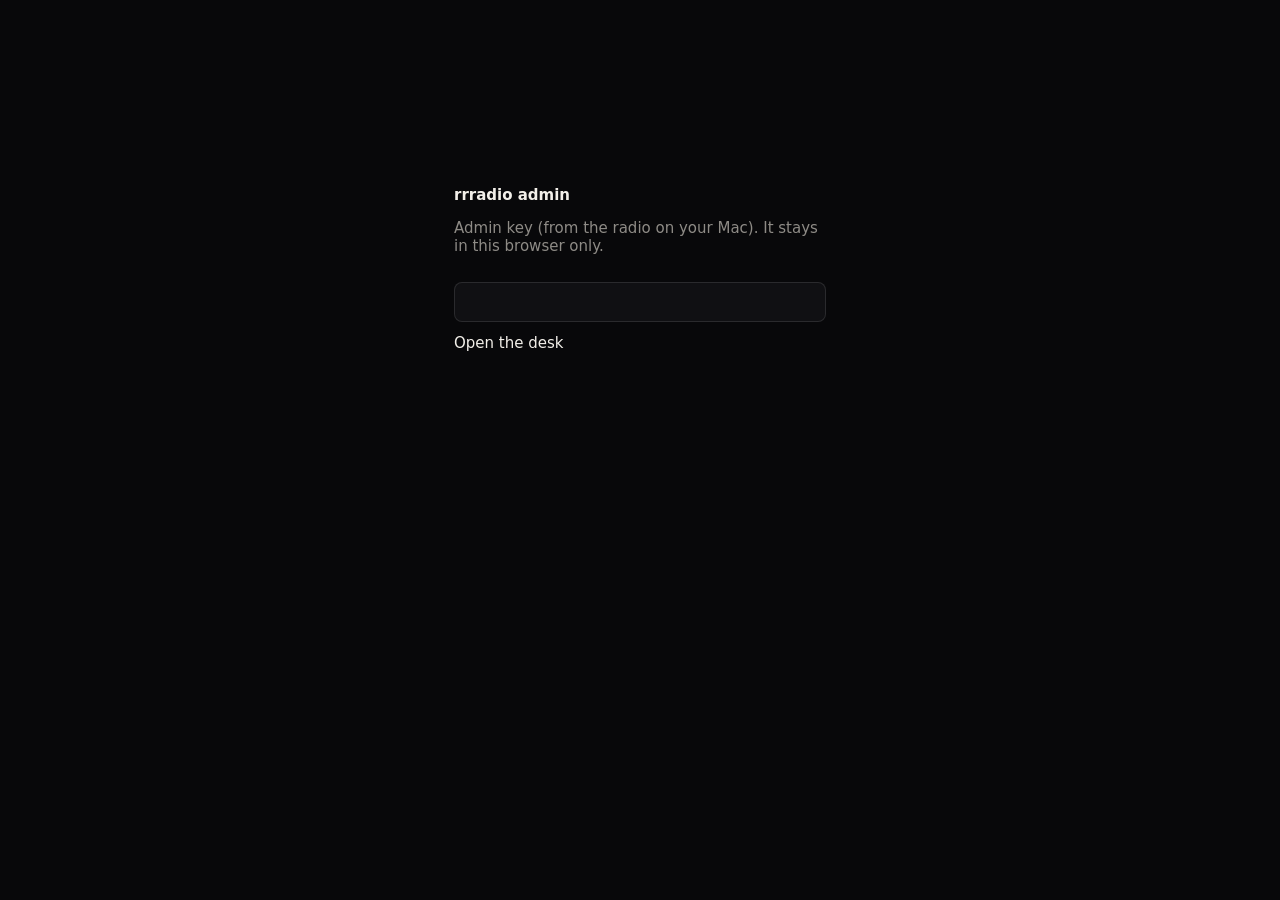
<file: desk/index.html>
<!doctype html>
<html lang="en"><head><meta name="robots" content="noindex,nofollow"><meta name="referrer" content="no-referrer"><meta charset="utf-8"><meta name="viewport" content="width=device-width,initial-scale=1">
<title>rrradio admin</title>
<link rel="icon" href="../icon.png">
<link rel="stylesheet" href="fonts.css?v=6.14.2"><link rel="stylesheet" href="admin.css?v=6.14.2">
</head><body>
<header class="top"><div class="brand"><span class="mk">rrr</span><b>admin</b></div>
<nav id="tabs" aria-label="Sections"></nav>
<div class="stat"><span id="dot" class="dot"></span><span id="conn" class="m">offline</span></div></header>
<main id="main"></main>
<div id="msg" role="status"></div>
<script src="web.js?v=6.14.2"></script><script src="admin.js?v=6.14.2"></script>
</body></html>
</file>
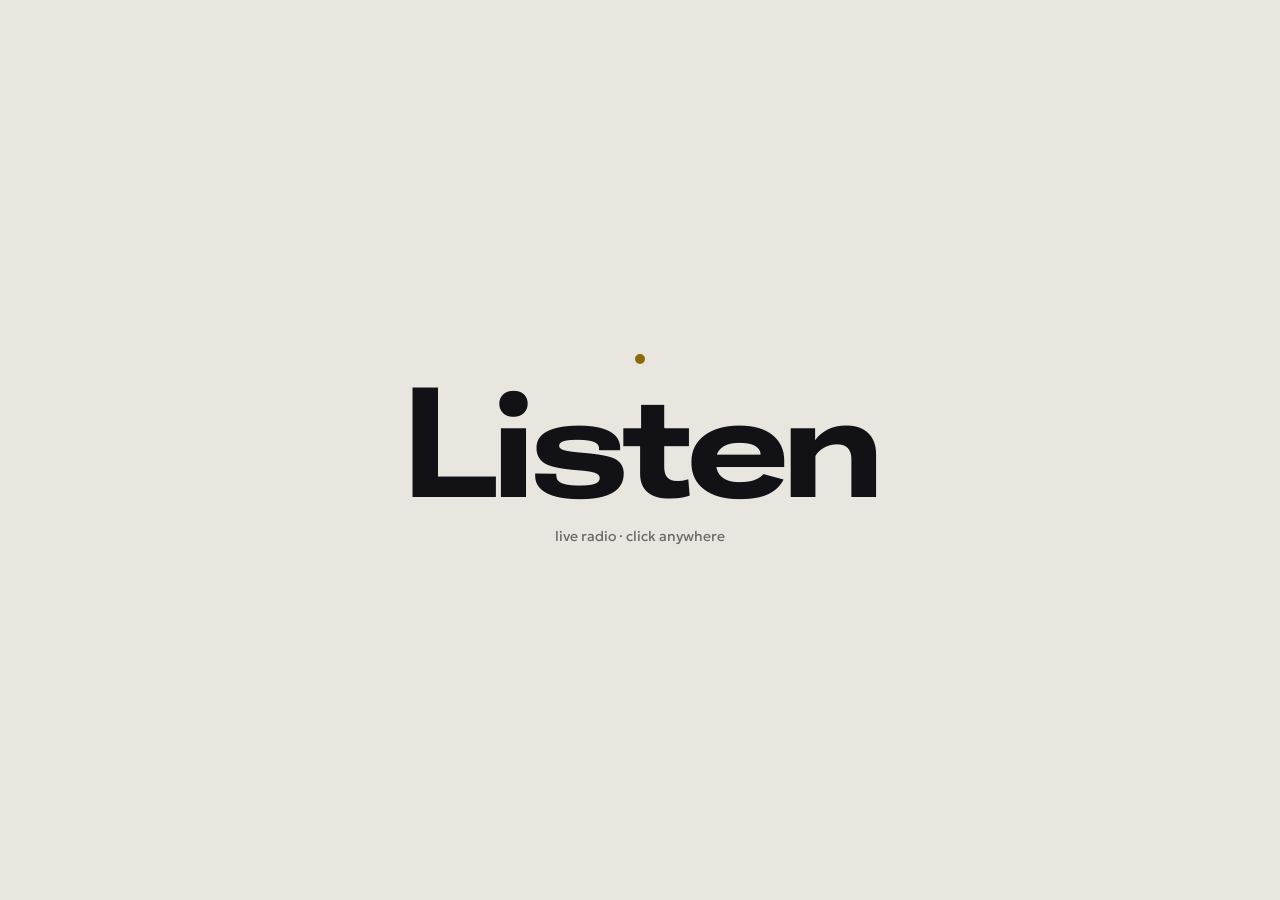
<file: radio/index.html>
<!doctype html>
<html lang="en"><head><meta charset="utf-8">
<meta name="viewport" content="width=device-width,initial-scale=1,viewport-fit=cover">
<title>rrradio · live</title>
<meta name="description" content="Live radio, seven stations along one line. No ads, no skips: just the feed.">
<meta name="theme-color" content="#08080a"><meta name="apple-mobile-web-app-capable" content="yes"><meta name="apple-mobile-web-app-title" content="rrradio">
<link rel="manifest" href="manifest.webmanifest"><link rel="icon" href="icon.svg" type="image/svg+xml"><link rel="apple-touch-icon" href="icon.png">
<link rel="preconnect" href="https://fonts.googleapis.com"><link rel="preconnect" href="https://fonts.gstatic.com" crossorigin>
<link rel="stylesheet" href="https://fonts.googleapis.com/css2?family=Roboto+Flex:wdth,wght@100..151,400..800&family=Geologica:wght@300..500&family=Martian+Mono:wdth,wght@75,400&display=swap">
<link rel="stylesheet" href="rr.css">
</head><body>
<script src="../config.js"></script>
<script src="rr.js"></script><script src="halls.js" async></script>
</body></html>
</file>
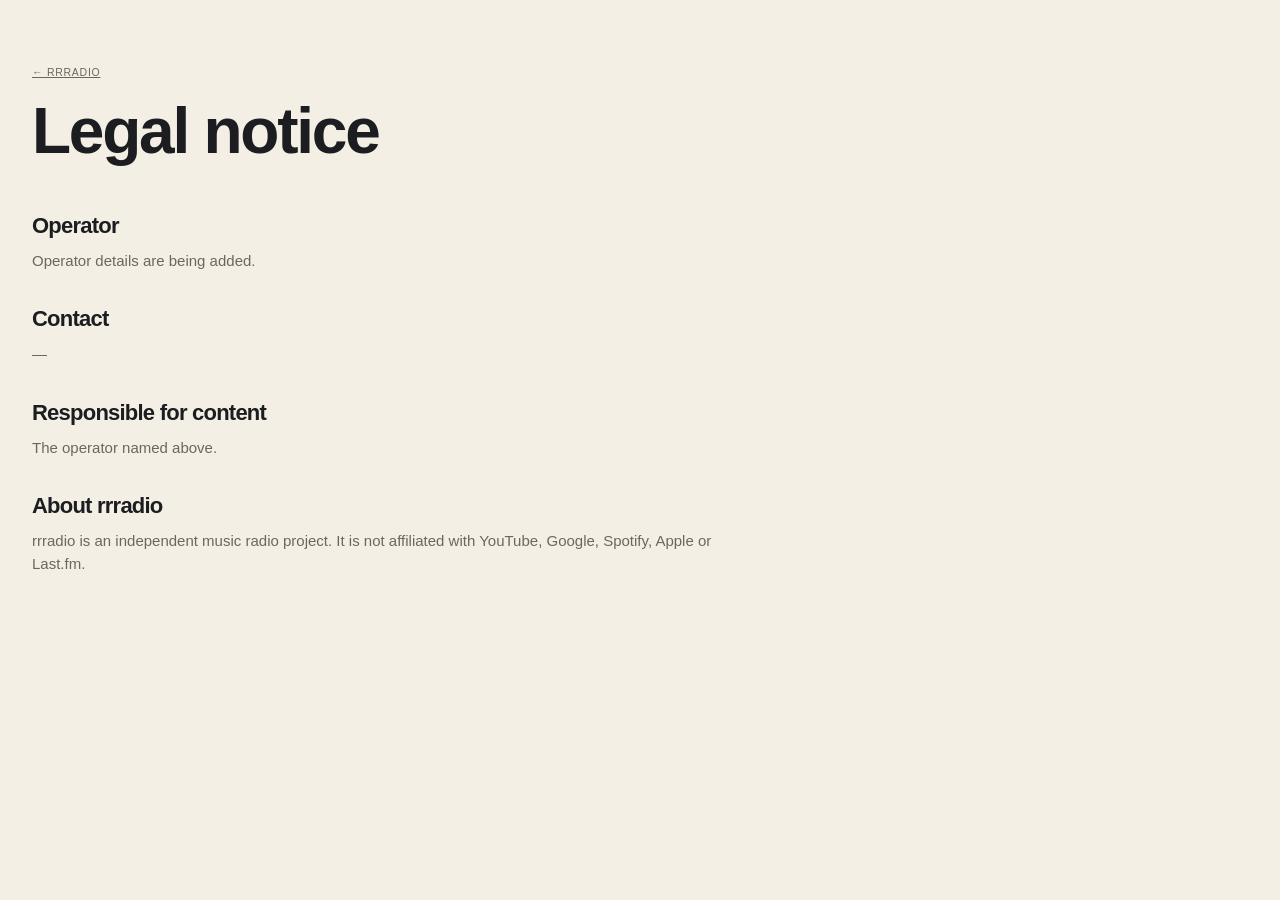
<file: imprint.html>
<!doctype html>
<html lang="en"><head><meta charset="utf-8"><meta name="viewport" content="width=device-width,initial-scale=1">
<title>Legal notice · rrradio</title><link rel="stylesheet" href="app.css"><link rel="stylesheet" href="site.css?v=9"><script src="config.js"></script>
<style>main{max-width:760px;padding:60px var(--gr) 80px var(--gut)}main h1{font-size:clamp(36px,5vw,64px);margin-bottom:20px}main h2{font-size:22px;margin:30px 0 8px;max-width:none}main p{color:var(--mut);margin:8px 0;white-space:pre-line}</style></head>
<body><main>
<a href="./" class="lb">← rrradio</a>
<h1>Legal notice</h1>
<h2>Operator</h2>
<p id="who">Operator details are being added.</p>
<h2>Contact</h2>
<p id="mail">—</p>
<h2>Responsible for content</h2>
<p id="resp">The operator named above.</p>
<h2>About rrradio</h2>
<p>rrradio is an independent music radio project. It is not affiliated with YouTube, Google, Spotify, Apple or Last.fm.</p>
</main>
<script>
/* filled from config.js: IRR.legal = { name, address, email } */
const G = (window.IRR && IRR.legal) || {};
if (G.name) document.getElementById("who").textContent = G.name + (G.address ? "\n" + G.address : "");
if (G.email || (window.IRR && IRR.contact)) document.getElementById("mail").textContent = G.email || IRR.contact;
if (G.name) document.getElementById("resp").textContent = G.name + (G.address ? ", " + G.address.split("\n").join(", ") : "");
</script>
</body></html>
</file>
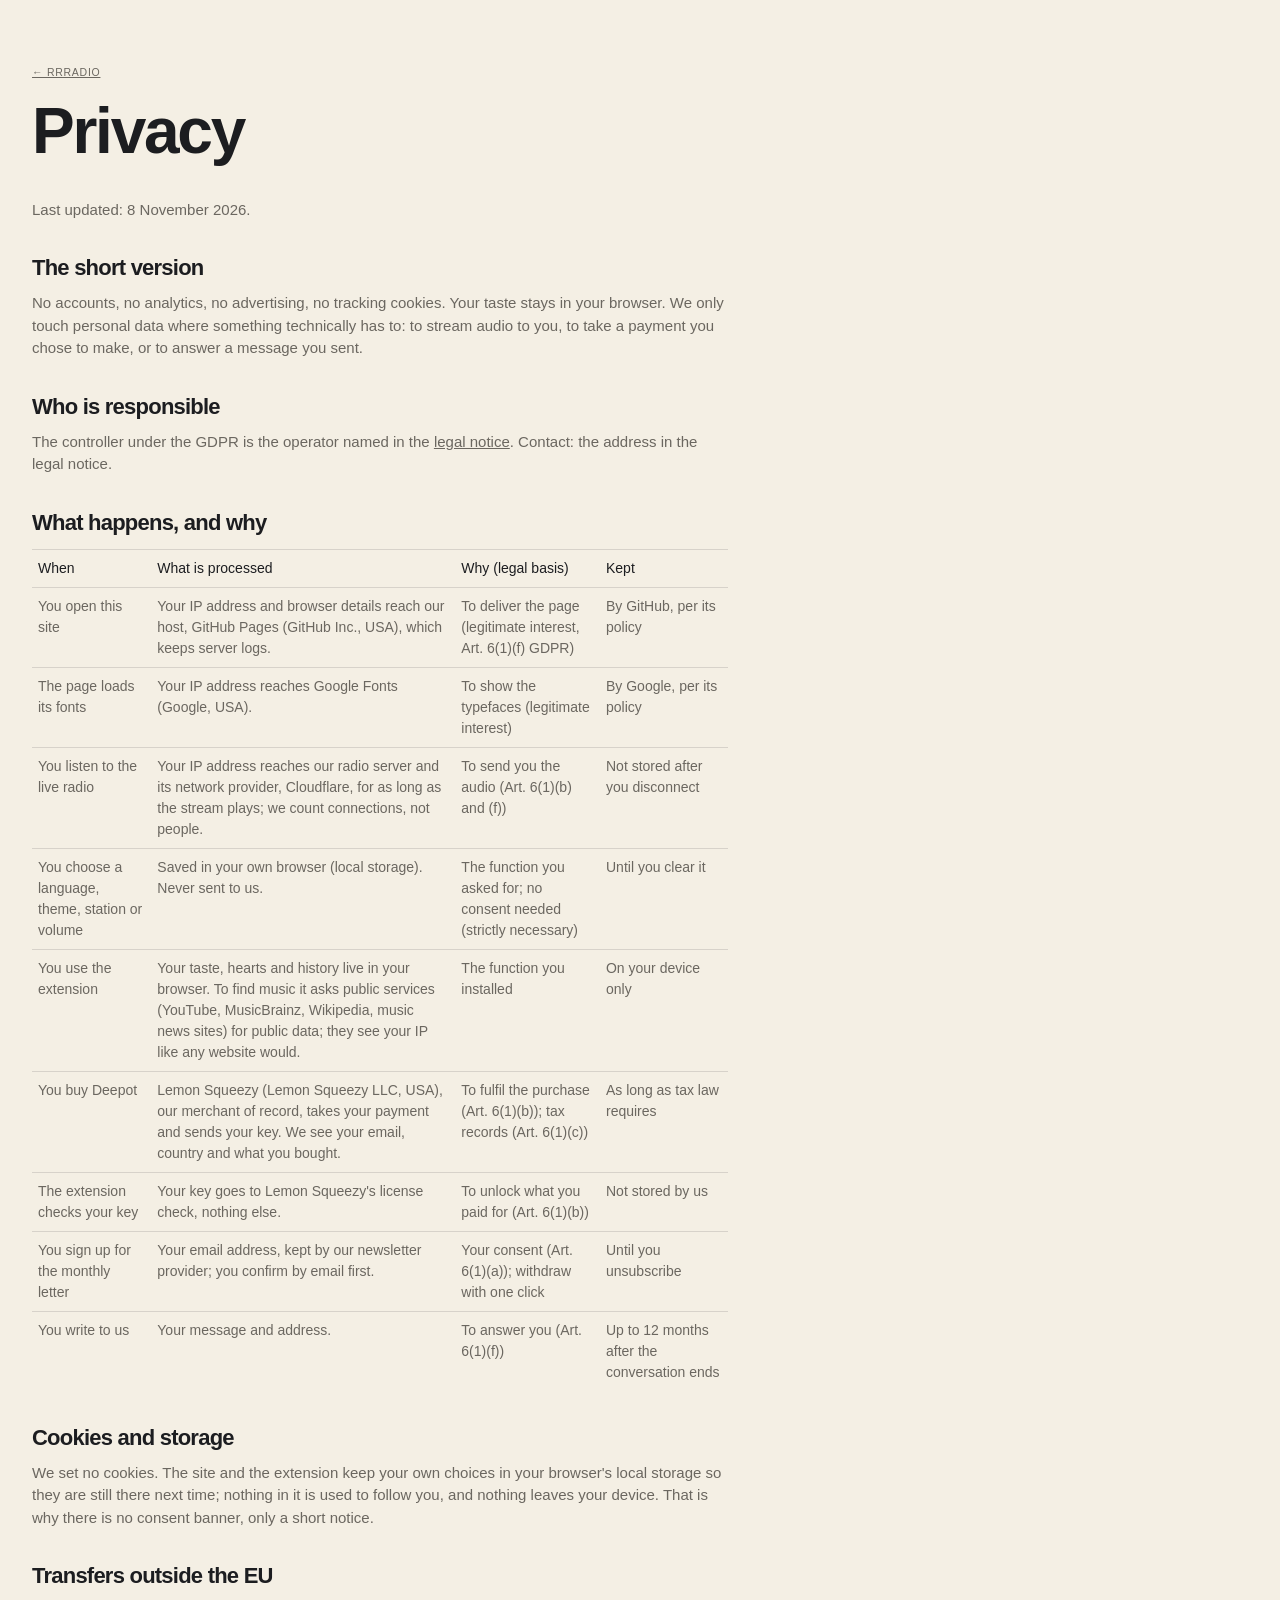
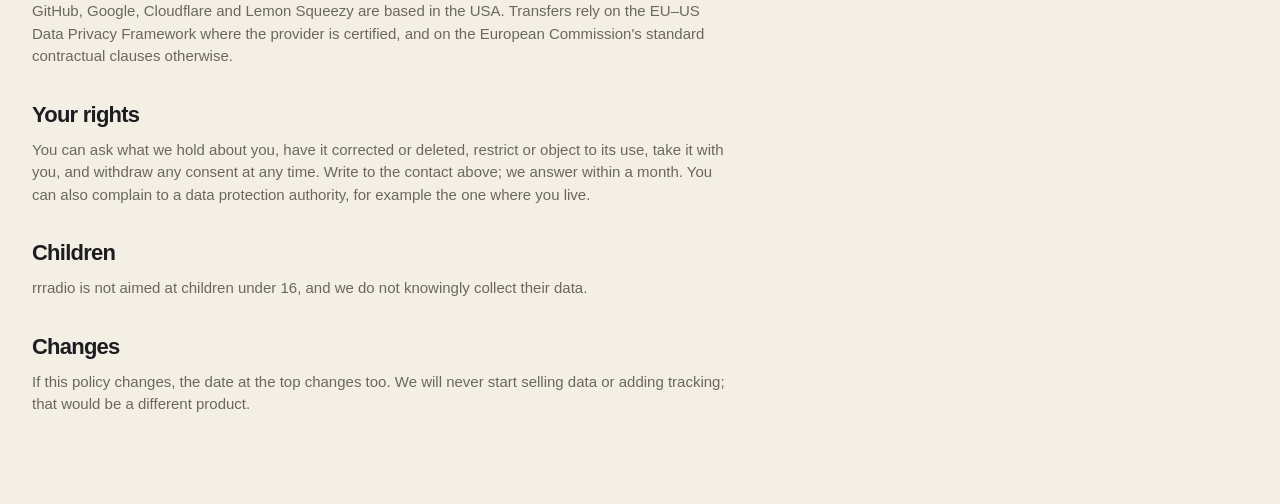
<file: privacy.html>
<!doctype html>
<html lang="en"><head><meta charset="utf-8"><meta name="viewport" content="width=device-width,initial-scale=1">
<title>Privacy · rrradio</title><link rel="stylesheet" href="app.css"><link rel="stylesheet" href="site.css?v=9"><script src="config.js"></script>
<style>main{max-width:760px;padding:60px var(--gr) 80px var(--gut)}main h1{font-size:clamp(36px,5vw,64px);margin-bottom:20px}main h2{font-size:22px;margin:30px 0 8px;max-width:none}main p,main li{color:var(--mut);margin:8px 0}main table{border-collapse:collapse;width:100%;font-size:14px;margin:10px 0}main td,main th{border-top:1px solid var(--line);padding:8px 6px;text-align:left;vertical-align:top;color:var(--mut)}main th{color:var(--fg);font-weight:500}</style></head>
<body><main>
<a href="./" class="lb">← rrradio</a>
<h1>Privacy</h1>
<p>Last updated: 8 November 2026.</p>

<h2>The short version</h2>
<p>No accounts, no analytics, no advertising, no tracking cookies. Your taste stays in your browser. We only touch personal data where something technically has to: to stream audio to you, to take a payment you chose to make, or to answer a message you sent.</p>

<h2>Who is responsible</h2>
<p>The controller under the GDPR is the operator named in the <a href="imprint.html">legal notice</a>. Contact: <span class="contact">the address in the legal notice</span>.</p>

<h2>What happens, and why</h2>
<table>
<tr><th>When</th><th>What is processed</th><th>Why (legal basis)</th><th>Kept</th></tr>
<tr><td>You open this site</td><td>Your IP address and browser details reach our host, GitHub Pages (GitHub Inc., USA), which keeps server logs.</td><td>To deliver the page (legitimate interest, Art. 6(1)(f) GDPR)</td><td>By GitHub, per its policy</td></tr>
<tr><td>The page loads its fonts</td><td>Your IP address reaches Google Fonts (Google, USA).</td><td>To show the typefaces (legitimate interest)</td><td>By Google, per its policy</td></tr>
<tr><td>You listen to the live radio</td><td>Your IP address reaches our radio server and its network provider, Cloudflare, for as long as the stream plays; we count connections, not people.</td><td>To send you the audio (Art. 6(1)(b) and (f))</td><td>Not stored after you disconnect</td></tr>
<tr><td>You choose a language, theme, station or volume</td><td>Saved in your own browser (local storage). Never sent to us.</td><td>The function you asked for; no consent needed (strictly necessary)</td><td>Until you clear it</td></tr>
<tr><td>You use the extension</td><td>Your taste, hearts and history live in your browser. To find music it asks public services (YouTube, MusicBrainz, Wikipedia, music news sites) for public data; they see your IP like any website would.</td><td>The function you installed</td><td>On your device only</td></tr>
<tr><td>You buy Deepot</td><td>Lemon Squeezy (Lemon Squeezy LLC, USA), our merchant of record, takes your payment and sends your key. We see your email, country and what you bought.</td><td>To fulfil the purchase (Art. 6(1)(b)); tax records (Art. 6(1)(c))</td><td>As long as tax law requires</td></tr>
<tr><td>The extension checks your key</td><td>Your key goes to Lemon Squeezy's license check, nothing else.</td><td>To unlock what you paid for (Art. 6(1)(b))</td><td>Not stored by us</td></tr>
<tr><td>You sign up for the monthly letter</td><td>Your email address, kept by our newsletter provider; you confirm by email first.</td><td>Your consent (Art. 6(1)(a)); withdraw with one click</td><td>Until you unsubscribe</td></tr>
<tr><td>You write to us</td><td>Your message and address.</td><td>To answer you (Art. 6(1)(f))</td><td>Up to 12 months after the conversation ends</td></tr>
</table>

<h2>Cookies and storage</h2>
<p>We set no cookies. The site and the extension keep your own choices in your browser's local storage so they are still there next time; nothing in it is used to follow you, and nothing leaves your device. That is why there is no consent banner, only a short notice.</p>

<h2>Transfers outside the EU</h2>
<p>GitHub, Google, Cloudflare and Lemon Squeezy are based in the USA. Transfers rely on the EU–US Data Privacy Framework where the provider is certified, and on the European Commission's standard contractual clauses otherwise.</p>

<h2>Your rights</h2>
<p>You can ask what we hold about you, have it corrected or deleted, restrict or object to its use, take it with you, and withdraw any consent at any time. Write to the contact above; we answer within a month. You can also complain to a data protection authority, for example the one where you live.</p>

<h2>Children</h2>
<p>rrradio is not aimed at children under 16, and we do not knowingly collect their data.</p>

<h2>Changes</h2>
<p>If this policy changes, the date at the top changes too. We will never start selling data or adding tracking; that would be a different product.</p>
</main>
<script>if (window.IRR && IRR.contact) document.querySelectorAll(".contact").forEach(e => e.textContent = IRR.contact);</script>
</body></html>
</file>
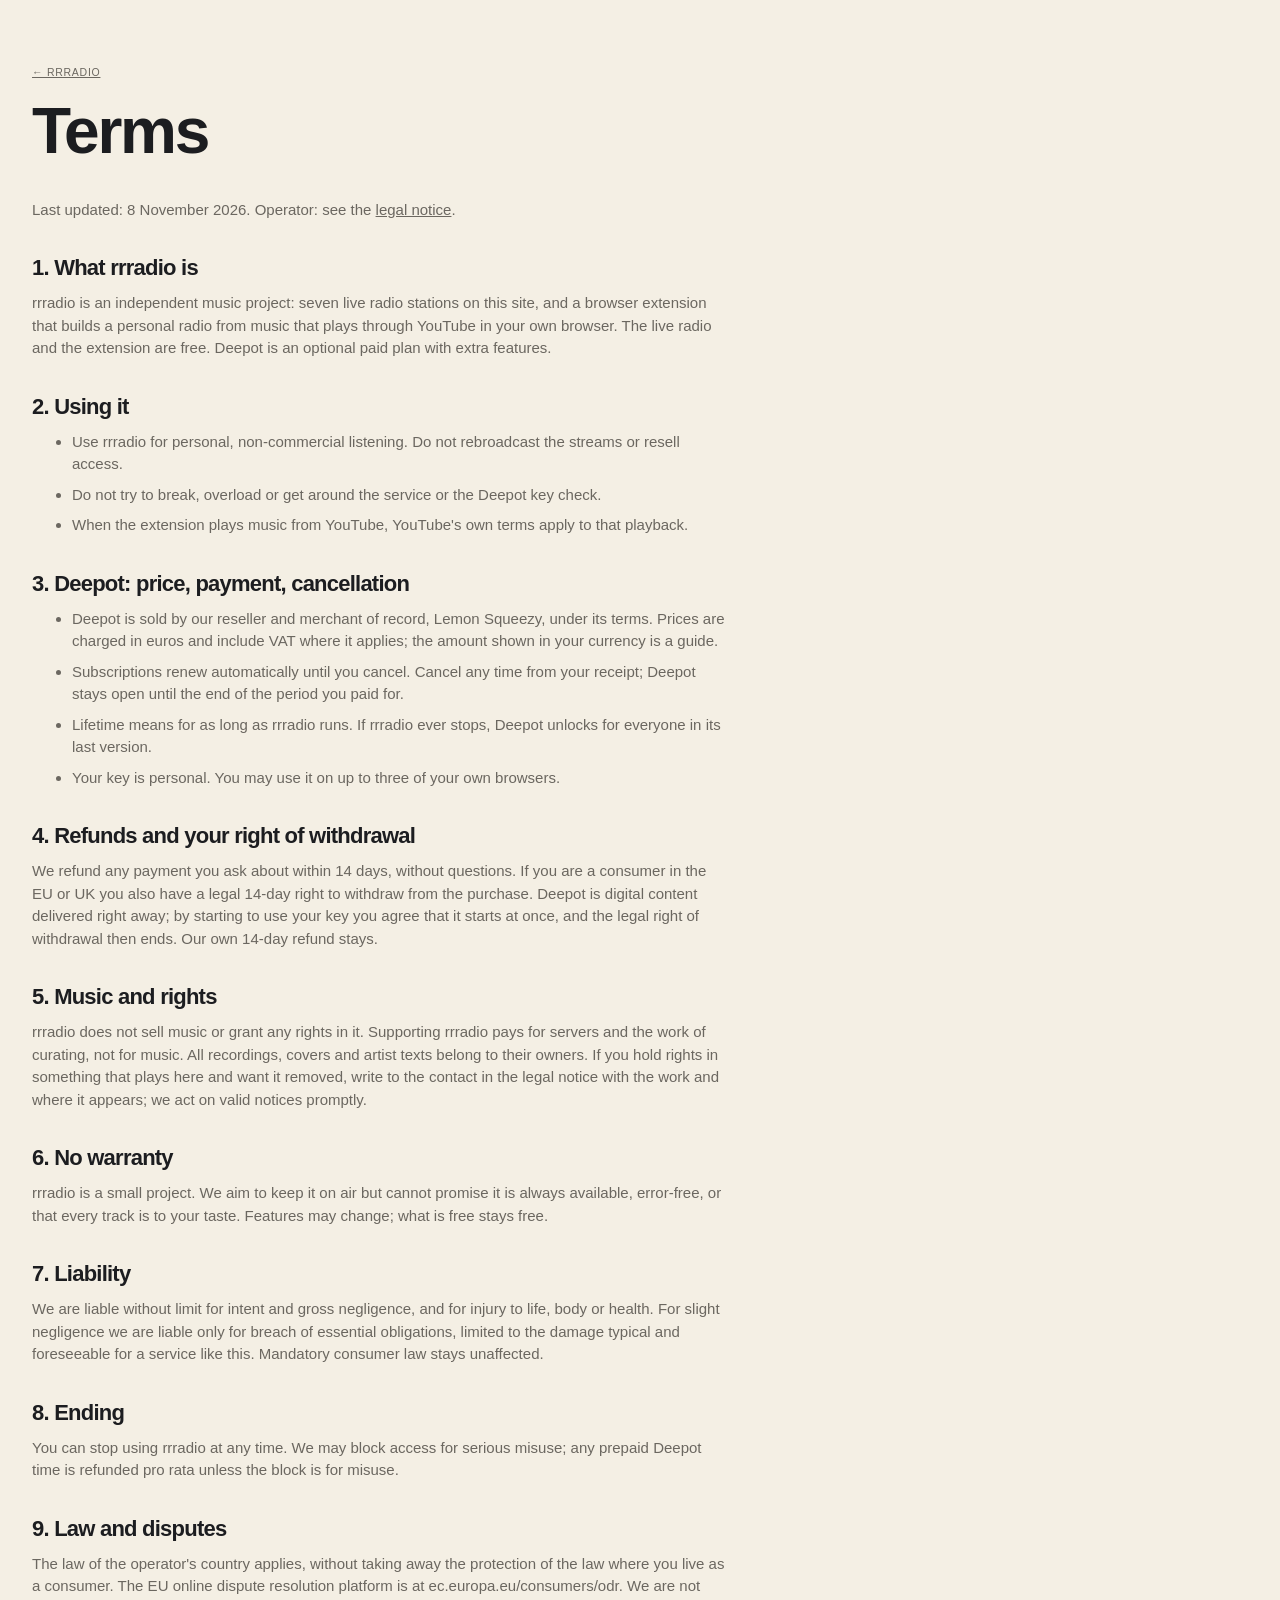
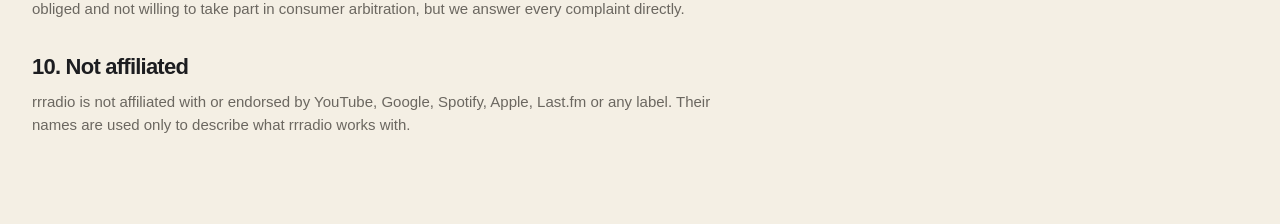
<file: terms.html>
<!doctype html>
<html lang="en"><head><meta charset="utf-8"><meta name="viewport" content="width=device-width,initial-scale=1">
<title>Terms · rrradio</title><link rel="stylesheet" href="app.css"><link rel="stylesheet" href="site.css?v=9"><script src="config.js"></script>
<style>main{max-width:760px;padding:60px var(--gr) 80px var(--gut)}main h1{font-size:clamp(36px,5vw,64px);margin-bottom:20px}main h2{font-size:22px;margin:30px 0 8px;max-width:none}main p,main li{color:var(--mut);margin:8px 0}</style></head>
<body><main>
<a href="./" class="lb">← rrradio</a>
<h1>Terms</h1>
<p>Last updated: 8 November 2026. Operator: see the <a href="imprint.html">legal notice</a>.</p>

<h2>1. What rrradio is</h2>
<p>rrradio is an independent music project: seven live radio stations on this site, and a browser extension that builds a personal radio from music that plays through YouTube in your own browser. The live radio and the extension are free. Deepot is an optional paid plan with extra features.</p>

<h2>2. Using it</h2>
<ul>
<li>Use rrradio for personal, non-commercial listening. Do not rebroadcast the streams or resell access.</li>
<li>Do not try to break, overload or get around the service or the Deepot key check.</li>
<li>When the extension plays music from YouTube, YouTube's own terms apply to that playback.</li>
</ul>

<h2>3. Deepot: price, payment, cancellation</h2>
<ul>
<li>Deepot is sold by our reseller and merchant of record, Lemon Squeezy, under its terms. Prices are charged in euros and include VAT where it applies; the amount shown in your currency is a guide.</li>
<li>Subscriptions renew automatically until you cancel. Cancel any time from your receipt; Deepot stays open until the end of the period you paid for.</li>
<li>Lifetime means for as long as rrradio runs. If rrradio ever stops, Deepot unlocks for everyone in its last version.</li>
<li>Your key is personal. You may use it on up to three of your own browsers.</li>
</ul>

<h2>4. Refunds and your right of withdrawal</h2>
<p>We refund any payment you ask about within 14 days, without questions. If you are a consumer in the EU or UK you also have a legal 14-day right to withdraw from the purchase. Deepot is digital content delivered right away; by starting to use your key you agree that it starts at once, and the legal right of withdrawal then ends. Our own 14-day refund stays.</p>

<h2>5. Music and rights</h2>
<p>rrradio does not sell music or grant any rights in it. Supporting rrradio pays for servers and the work of curating, not for music. All recordings, covers and artist texts belong to their owners. If you hold rights in something that plays here and want it removed, write to the contact in the legal notice with the work and where it appears; we act on valid notices promptly.</p>

<h2>6. No warranty</h2>
<p>rrradio is a small project. We aim to keep it on air but cannot promise it is always available, error-free, or that every track is to your taste. Features may change; what is free stays free.</p>

<h2>7. Liability</h2>
<p>We are liable without limit for intent and gross negligence, and for injury to life, body or health. For slight negligence we are liable only for breach of essential obligations, limited to the damage typical and foreseeable for a service like this. Mandatory consumer law stays unaffected.</p>

<h2>8. Ending</h2>
<p>You can stop using rrradio at any time. We may block access for serious misuse; any prepaid Deepot time is refunded pro rata unless the block is for misuse.</p>

<h2>9. Law and disputes</h2>
<p>The law of the operator's country applies, without taking away the protection of the law where you live as a consumer. The EU online dispute resolution platform is at ec.europa.eu/consumers/odr. We are not obliged and not willing to take part in consumer arbitration, but we answer every complaint directly.</p>

<h2>10. Not affiliated</h2>
<p>rrradio is not affiliated with or endorsed by YouTube, Google, Spotify, Apple, Last.fm or any label. Their names are used only to describe what rrradio works with.</p>
</main></body></html>
</file>
<file: desk/fonts.css>
@font-face {
  font-family: 'Geologica';
  font-style: normal;
  font-weight: 300 500;
  font-display: swap;
  src: url([data-uri]) format('woff2');
  unicode-range: U+0301, U+0400-045F, U+0490-0491, U+04B0-04B1, U+2116;
}
@font-face {
  font-family: 'Geologica';
  font-style: normal;
  font-weight: 300 500;
  font-display: swap;
  src: url([data-uri]) format('woff2');
  unicode-range: U+0100-02BA, U+02BD-02C5, U+02C7-02CC, U+02CE-02D7, U+02DD-02FF, U+0304, U+0308, U+0329, U+1D00-1DBF, U+1E00-1E9F, U+1EF2-1EFF, U+2020, U+20A0-20AB, U+20AD-20C4, U+2113, U+2C60-2C7F, U+A720-A7FF;
}
@font-face {
  font-family: 'Geologica';
  font-style: normal;
  font-weight: 300 500;
  font-display: swap;
  src: url([data-uri]) format('woff2');
  unicode-range: U+0000-00FF, U+0131, U+0152-0153, U+02BB-02BC, U+02C6, U+02DA, U+02DC, U+0304, U+0308, U+0329, U+2000-206F, U+20AC, U+2122, U+2191, U+2193, U+2212, U+2215, U+FEFF, U+FFFD;
}
@font-face {
  font-family: 'Martian Mono';
  font-style: normal;
  font-weight: 400;
  font-stretch: 75%;
  font-display: swap;
  src: url([data-uri]) format('woff2');
  unicode-range: U+0301, U+0400-045F, U+0490-0491, U+04B0-04B1, U+2116;
}
@font-face {
  font-family: 'Martian Mono';
  font-style: normal;
  font-weight: 400;
  font-stretch: 75%;
  font-display: swap;
  src: url([data-uri]) format('woff2');
  unicode-range: U+0100-02BA, U+02BD-02C5, U+02C7-02CC, U+02CE-02D7, U+02DD-02FF, U+0304, U+0308, U+0329, U+1D00-1DBF, U+1E00-1E9F, U+1EF2-1EFF, U+2020, U+20A0-20AB, U+20AD-20C4, U+2113, U+2C60-2C7F, U+A720-A7FF;
}
@font-face {
  font-family: 'Martian Mono';
  font-style: normal;
  font-weight: 400;
  font-stretch: 75%;
  font-display: swap;
  src: url([data-uri]) format('woff2');
  unicode-range: U+0000-00FF, U+0131, U+0152-0153, U+02BB-02BC, U+02C6, U+02DA, U+02DC, U+0304, U+0308, U+0329, U+2000-206F, U+20AC, U+2122, U+2191, U+2193, U+2212, U+2215, U+FEFF, U+FFFD;
}
@font-face {
  font-family: 'Roboto Flex';
  font-style: normal;
  font-weight: 400 800;
  font-stretch: 100% 151%;
  font-display: swap;
  src: url([data-uri]) format('woff2');
  unicode-range: U+0301, U+0400-045F, U+0490-0491, U+04B0-04B1, U+2116;
}
@font-face {
  font-family: 'Roboto Flex';
  font-style: normal;
  font-weight: 400 800;
  font-stretch: 100% 151%;
  font-display: swap;
  src: url([data-uri]) format('woff2');
  unicode-range: U+0100-02BA, U+02BD-02C5, U+02C7-02CC, U+02CE-02D7, U+02DD-02FF, U+0304, U+0308, U+0329, U+1D00-1DBF, U+1E00-1E9F, U+1EF2-1EFF, U+2020, U+20A0-20AB, U+20AD-20C4, U+2113, U+2C60-2C7F, U+A720-A7FF;
}
@font-face {
  font-family: 'Roboto Flex';
  font-style: normal;
  font-weight: 400 800;
  font-stretch: 100% 151%;
  font-display: swap;
  src: url([data-uri]) format('woff2');
  unicode-range: U+0000-00FF, U+0131, U+0152-0153, U+02BB-02BC, U+02C6, U+02DA, U+02DC, U+0304, U+0308, U+0329, U+2000-206F, U+20AC, U+2122, U+2191, U+2193, U+2212, U+2215, U+FEFF, U+FFFD;
}
</file>
<file: desk/admin.css>
:root{--bg:#08080a;--bg2:#101013;--fg:#f2efe9;--mut:#8e8b86;--line:#ffffff1c;--a:#e6b93a;--ok:#25c08e;--bad:#ff6a3d;--disp:'Roboto Flex','Helvetica Neue',Arial,sans-serif;--txt:'Geologica','Helvetica Neue',Arial,sans-serif;--mono:'Martian Mono',ui-monospace,Menlo,monospace;--e:cubic-bezier(.16,.84,.24,1);color-scheme:dark}
*{box-sizing:border-box}[hidden]{display:none!important}
body{margin:0;background:var(--bg);color:var(--fg);font:400 14px/1.45 var(--txt);-webkit-font-smoothing:antialiased}
button{font:inherit;color:inherit;background:none;border:0;padding:0;cursor:pointer}
input,select,textarea{font:inherit;color:var(--fg);background:var(--bg2);border:1px solid var(--line);border-radius:8px;padding:10px 12px;min-width:0}
input:focus,select:focus,textarea:focus{outline:1px solid var(--a)}
.m{font:400 10px var(--mono);letter-spacing:.12em;text-transform:uppercase;color:var(--mut)}
.top{display:flex;align-items:center;gap:28px;padding:14px 32px;border-bottom:1px solid var(--line);position:sticky;top:0;background:var(--bg);z-index:5}
.brand{display:flex;align-items:baseline;gap:10px}.brand .mk{font:300 28px var(--txt);letter-spacing:-.02em}.brand b{font:500 11px var(--mono);letter-spacing:.16em;text-transform:uppercase;color:var(--a)}
#tabs{display:flex;gap:2px;flex:1}
#tabs button{position:relative;padding:8px 14px 12px;font-size:13px;color:var(--mut);transition:color .3s}#tabs button:hover,#tabs button.on{color:var(--fg)}
#tabs button.on::after{content:"";position:absolute;left:14px;right:14px;bottom:3px;height:2px;border-radius:2px;background:var(--a)}
#tabs sup{margin-left:5px;font:400 9px var(--mono);color:var(--a)}
.stat{display:flex;align-items:center;gap:8px}.dot{width:7px;height:7px;border-radius:50%;background:var(--bad)}.dot.on{background:var(--ok);box-shadow:0 0 0 3px #25c08e33}
main{padding:28px 32px 90px;max-width:1360px;margin:0 auto}
h2{font:700 clamp(30px,4vw,54px)/1 var(--disp);margin:0 0 6px;letter-spacing:-.01em}
h3{font:500 11px var(--mono);letter-spacing:.14em;text-transform:uppercase;color:var(--mut);margin:34px 0 12px}
p{color:var(--mut);max-width:70ch}
.btn{min-height:40px;padding:0 20px;border-radius:99px;border:1px solid var(--line);transition:background .25s,color .25s,border-color .25s}.btn:hover{border-color:var(--fg)}
.btn.go{background:var(--fg);color:var(--bg);border-color:var(--fg);font-weight:500}.btn.go:hover{background:var(--a);border-color:var(--a)}
.btn.warn{color:var(--bad)}.btn.warn.arm{background:var(--bad);color:#08080a;border-color:var(--bad)}
.chip{min-height:34px;padding:0 13px;border:1px solid var(--line);border-radius:99px;font-size:13px;color:var(--mut);transition:background .2s,color .2s,border-color .2s}.chip:hover{color:var(--fg)}.chip.on{background:var(--a);color:#08080a;border-color:var(--a)}
.chip kbd{margin-left:6px;font:400 9px var(--mono);opacity:.6}
.row{display:flex;flex-wrap:wrap;gap:8px;align-items:center}
.warnbar{padding:12px 16px;border:1px solid #e6b93a55;border-radius:12px;background:#e6b93a12;color:var(--fg);margin:14px 0;max-width:90ch}
.desk{display:grid;grid-template-columns:minmax(0,1.6fr) minmax(280px,1fr);gap:36px;margin-top:20px}
.now{padding:22px;border:1px solid var(--line);border-radius:18px;background:var(--bg2)}
.now .t{font:700 clamp(26px,3vw,40px)/1.05 var(--disp);margin:6px 0 2px}.now .a{font:300 clamp(18px,2vw,26px) var(--txt);color:var(--mut)}
.bar{position:relative;height:46px;margin:18px 0 6px;border-radius:10px;background:repeating-linear-gradient(90deg,#ffffff10 0 2px,transparent 2px 6px);cursor:pointer;overflow:hidden;border:1px solid var(--line)}
.bar i{position:absolute;left:0;top:0;bottom:0;width:0;background:#e6b93a2b;border-right:2px solid var(--a)}
.bar b{position:absolute;top:0;bottom:0;width:1px;background:#ffffff33}
.tm{display:flex;justify-content:space-between}
.fields{display:grid;grid-template-columns:1fr 1fr;gap:8px;margin:18px 0 6px}
.lbl{margin:16px 0 8px}
.ctrl{display:flex;gap:10px;flex-wrap:wrap;margin-top:20px;align-items:center}
.keys{margin-top:18px;color:var(--mut);font-size:12px;line-height:2}.keys kbd{font:400 10px var(--mono);border:1px solid var(--line);border-radius:5px;padding:2px 6px;color:var(--fg)}
.q{display:flex;flex-direction:column;gap:2px;max-height:70vh;overflow:auto;scrollbar-width:thin}
.q button{display:grid;grid-template-columns:22px 1fr auto;gap:8px;text-align:left;padding:9px 10px;border-radius:10px;color:var(--mut)}.q button.on{background:var(--bg2);color:var(--fg)}.q button:hover{color:var(--fg)}
.q .n{font:400 10px var(--mono);opacity:.6}.q b{font-weight:400;overflow:hidden;text-overflow:ellipsis;white-space:nowrap}
.tbl{width:100%;border-collapse:collapse}.tbl th{font:400 10px var(--mono);letter-spacing:.12em;text-transform:uppercase;color:var(--mut);text-align:left;padding:8px 10px;border-bottom:1px solid var(--line)}
.tbl td{padding:10px;border-bottom:1px solid var(--line);vertical-align:middle}.tbl td.s{color:var(--mut);font-size:12px}
.tag{display:inline-block;padding:2px 8px;border-radius:99px;border:1px solid var(--line);font:400 10px var(--mono);letter-spacing:.08em;text-transform:uppercase;color:var(--mut)}.tag.ok{color:var(--ok);border-color:#25c08e55}.tag.bad{color:var(--bad);border-color:#ff6a3d66}.tag.a{color:var(--a);border-color:#e6b93a66}
.cards{display:grid;grid-template-columns:repeat(auto-fill,minmax(210px,1fr));gap:10px}
.card{padding:16px;border:1px solid var(--line);border-radius:14px}.card .v{font:700 34px/1 var(--disp);margin-top:6px}.card .m{display:block}
.card.low{border-color:#e6b93a66}
.set{display:grid;gap:6px;max-width:640px}.set label{margin-top:14px}
#msg{position:fixed;left:50%;bottom:24px;transform:translateX(-50%);padding:10px 18px;border-radius:99px;background:var(--fg);color:var(--bg);font-size:13px;opacity:0;transition:opacity .3s;pointer-events:none;z-index:9}#msg.on{opacity:1}
.empty{padding:50px 0;color:var(--mut)}
@media(max-width:900px){.desk{grid-template-columns:1fr}.top{flex-wrap:wrap;gap:12px;padding:12px 16px}main{padding:20px 16px 90px}}

.todo{padding-left:20px;max-width:860px}.todo li{margin:0 0 14px;line-height:1.5}.todo .btn{margin-left:8px;padding:4px 12px;font-size:12px}.tag.ok{color:var(--ok,#5fd08a)}.tag.bad{color:var(--bad,#ff6b5a)}
.btn.bad{color:var(--bad,#ff6b5a);border-color:#ff6b5a55}.btn.bad.arm{background:var(--bad,#ff6b5a);color:#000}

.dlp{margin:14px 0 8px}.dlh{display:flex;justify-content:space-between;margin-bottom:8px}.pbar{height:6px;border-radius:9px;background:var(--line);overflow:hidden}.pbar i{display:block;height:100%;background:var(--a);transition:width .6s}.spin{display:inline-block;width:9px;height:9px;margin-right:8px;border:2px solid var(--a);border-right-color:transparent;border-radius:50%;animation:sp 1s linear infinite}@keyframes sp{to{transform:rotate(360deg)}}.cands{display:flex;flex-wrap:wrap;gap:8px;margin-top:8px}.cands .chip{cursor:pointer}
</file>
<file: radio/rr.css>
/* Layout: three fixed bands. Top rail, stage aperture, dock. Visuals live only in the stage. */
#rr{--bg:#08080a;--bg2:#101013;--fg:#f2efe9;--mut:#8e8b86;--line:#ffffff1c;--a:#b9a3ff;--a2:#e39ad0;--disp:'Roboto Flex','Helvetica Neue',Arial,sans-serif;--txt:'Geologica','Helvetica Neue',Arial,sans-serif;--mono:'Martian Mono',ui-monospace,Menlo,monospace;--e:cubic-bezier(.16,.84,.24,1);--top:66px;--dock:236px;--gut:max(32px,env(safe-area-inset-left,0px));
 position:fixed;inset:0;z-index:2147483647;background:var(--bg);color:var(--fg);font:400 14px/1.45 var(--txt);overflow:hidden;color-scheme:dark;-webkit-font-smoothing:antialiased}
#rr.day{--bg:#e9e6df;--bg2:#f3f1eb;--fg:#121216;--mut:#6c6a66;--line:#12121622;color-scheme:light}
:where(#rr) *{box-sizing:border-box;margin:0}:where(#rr) button{font:inherit;color:inherit;background:none;border:0;padding:0;cursor:pointer}:where(#rr) svg{display:block;fill:currentColor}:where(#rr) h1,:where(#rr) h2,:where(#rr) h3{font-weight:800}
#rr :focus-visible{outline:1.5px solid var(--a);outline-offset:3px}#rr.idle{cursor:none}
#rr .m{font:500 10.5px/1.4 var(--txt);letter-spacing:.07em;text-transform:uppercase}
#stage{position:absolute;left:0;right:0;top:var(--top);bottom:var(--dock);overflow:hidden;transition:filter .9s var(--e),transform 1.1s var(--e);-webkit-mask-image:linear-gradient(180deg,transparent,#000 56px,#000 calc(100% - 56px),transparent);mask-image:linear-gradient(180deg,transparent,#000 56px,#000 calc(100% - 56px),transparent)}
#gl,#ov{position:absolute;inset:0;width:100%;height:100%}#hall{position:absolute;inset:0;pointer-events:none;opacity:1;transition:opacity .9s ease;background:#060607;filter:brightness(1.45) contrast(1.05)}#gl{transition:opacity .9s ease}#doors{position:absolute;inset:0;pointer-events:none;overflow:hidden;z-index:3}#doors i{position:absolute;top:0;bottom:0;width:50.5%;background:linear-gradient(90deg,#141518,#1d1f23 40%,#121316);box-shadow:inset 0 0 0 1px #ffffff10;transition:transform 1.1s cubic-bezier(.65,0,.25,1)}#doors .dl{left:0;border-right:3px solid #050506}#doors .dr{right:0;border-left:3px solid #050506}#doors b{position:absolute;top:18%;height:38%;width:46%;border-radius:10px;background:#07080a;box-shadow:inset 0 0 0 1px #ffffff18}#doors .dl b{right:14%}#doors .dr b{left:14%}#doors i::after{content:"";position:absolute;left:0;right:0;bottom:22%;height:3px;background:var(--a)}#doors.open .dl{transform:translateX(-101%)}#doors.open .dr{transform:translateX(101%)}#doors.shut i{transition-duration:.55s}#cov{transition:opacity .6s,transform 1.2s cubic-bezier(.3,.7,.2,1)!important}#hall svg{width:100%;height:100%}#cov{position:absolute;left:50%;top:50%;transform:translate(-50%,-50%);transition:opacity .6s}
#rr.reading #stage{filter:blur(26px) brightness(.45) saturate(1.2);transform:scale(1.06)}
#sweep{position:absolute;inset:0;display:flex;align-items:center;justify-content:center;font:800 clamp(120px,27vw,460px)/.8 var(--disp);text-transform:uppercase;color:var(--fg);mix-blend-mode:difference;pointer-events:none;clip-path:inset(0 100% 0 0);white-space:nowrap}
#sweep.fly{animation:sw 1.25s var(--e) both}@keyframes sw{0%{clip-path:inset(0 100% 0 0);transform:translateX(-4%)}38%,58%{clip-path:inset(0 0 0 0);transform:none}100%{clip-path:inset(0 0 0 100%);transform:translateX(4%)}}
.rail{position:absolute;left:0;right:0;top:0;height:var(--top);padding:0 var(--gut);padding-right:max(32px,env(safe-area-inset-right,0px));display:grid;grid-template-columns:1fr auto 1fr;align-items:center;gap:20px;z-index:10;transition:opacity .8s}
#logo{font:300 13px var(--txt);letter-spacing:.34em;justify-self:start;color:var(--fg,#efebe2);--rrl-w:1px;padding:0;line-height:0}#logo svg{height:50px;width:auto;display:block;overflow:visible;margin:-12px 0}
#chs{position:relative;display:flex;align-items:baseline;gap:2px}
#chs button{position:relative;z-index:1;white-space:nowrap;padding:8px 11px 9px;font-size:13px;color:var(--mut);transition:color .35s}#chs button:hover{color:var(--fg)}#chs button.on{color:var(--fg);font-size:15px;font-weight:500}#chs sup{font-size:9px;margin-right:4px;opacity:.55;font-variant-numeric:tabular-nums;vertical-align:4px}
#chi{position:absolute;left:0;bottom:0;height:2px;width:60px;border-radius:2px;background:var(--a);transition:transform .6s var(--e),width .6s var(--e)}
.tools{justify-self:end;display:flex;align-items:center;gap:2px}.ib{width:38px;height:38px;display:grid;place-items:center;border-radius:50%;color:var(--fg);opacity:.72;transition:opacity .25s,background .25s,transform .35s var(--e)}.ib:hover{opacity:1;background:#ffffff14}#rr.day .ib:hover{background:#0000000f}.ib:active{transform:scale(.88)}.ib svg{width:19px;height:19px}.ib.on{opacity:1;color:var(--a)}
#dock{position:absolute;left:0;right:0;bottom:0;height:var(--dock);padding:6px var(--gut) calc(16px + env(safe-area-inset-bottom,0px));padding-right:max(32px,env(safe-area-inset-right,0px));background:var(--bg);display:grid;grid-template-columns:minmax(0,1fr) auto;grid-template-rows:auto auto auto;gap:6px 40px;z-index:10;align-content:end}
.now{min-width:0}.tw{overflow:hidden;height:clamp(50px,6.6vw,92px)}#ttl{font:800 clamp(50px,6.6vw,92px)/1 var(--disp);text-transform:uppercase;letter-spacing:.002em;white-space:nowrap;overflow:hidden;text-overflow:ellipsis;transition:transform .6s var(--e),opacity .4s}#ttl.out{transform:translateY(-100%);opacity:0;transition-duration:.25s}#ttl.in{transform:translateY(100%);opacity:0;transition:none}
.sub{display:flex;align-items:baseline;gap:14px;min-width:0;margin-top:2px}#art{font-size:17px;font-weight:400;white-space:nowrap;overflow:hidden;text-overflow:ellipsis;border-bottom:1px solid transparent;transition:border-color .3s;flex:none;max-width:60%}#art:hover{border-color:var(--fg)}#why{color:var(--mut);white-space:nowrap;overflow:hidden;text-overflow:ellipsis}
#depth{align-self:end;width:min(36vw,420px)}#dp{position:relative;display:grid;grid-template-columns:repeat(4,1fr)}#dp button{padding:0 0 13px;text-align:center;font-size:13px;color:var(--mut);transition:color .3s}#dp button:hover,#dp button.on{color:var(--fg)}
#dp::after{content:"";position:absolute;left:12.5%;right:12.5%;bottom:3px;height:1px;background:var(--line)}#dpb{position:absolute;left:12.5%;bottom:0;width:7px;height:7px;margin-left:-3.5px;border-radius:50%;background:var(--a);box-shadow:0 0 0 4px color-mix(in srgb,var(--a) 22%,transparent);transition:left .9s var(--e);z-index:1}#dpd{text-align:center;color:var(--mut);margin-top:8px;height:14px}
#seek{grid-column:1/-1;position:relative;height:26px;cursor:pointer;touch-action:none;display:flex;align-items:center;gap:12px}#seek span{color:var(--mut);font:400 10px var(--mono);font-variant-numeric:tabular-nums;width:38px}#seek span:last-child{text-align:right}#sb{position:relative;flex:1;height:2px;background:var(--line);transition:height .25s}#seek:hover #sb{height:4px}#sb i{position:absolute;left:0;top:0;bottom:0;background:var(--fg);width:0}#sb b{position:absolute;top:50%;width:11px;height:11px;margin:-5.5px 0 0 -5.5px;border-radius:50%;background:var(--fg);opacity:0;transition:opacity .2s}#seek:hover #sb b{opacity:1}
.ctl{grid-column:1/-1;display:grid;grid-template-columns:1fr auto 1fr;align-items:center;gap:16px}.cl{display:flex;align-items:center;gap:4px;min-width:0}.cr{justify-content:flex-end}
#vb{margin-left:8px;height:38px;padding:0 16px;display:flex;align-items:center;gap:9px;border:1px solid var(--line);border-radius:99px;font-size:13px;white-space:nowrap;transition:border-color .3s,background .3s,color .3s,transform .35s var(--e)}#vb:hover{border-color:var(--a);color:var(--a)}#vb:active{transform:scale(.95)}#vb svg{width:15px;height:15px}#vb.on{background:var(--a);border-color:var(--a);color:#0a0a0c}
.ce{display:flex;align-items:center;gap:10px}.ce .ib{width:44px;height:44px}#pp{width:60px;height:60px;border-radius:50%;background:var(--fg);color:var(--bg);display:grid;place-items:center;transition:transform .4s var(--e)}#pp:hover{transform:scale(1.07)}#pp:active{transform:scale(.92)}#pp svg{width:22px;height:22px}#pp .pl{display:none}#pp.paused .pl{display:block}#pp.paused .pa{display:none}
#lk.on{color:var(--a);opacity:1}#lk.on svg{animation:hb .7s var(--e)}@keyframes hb{0%{transform:scale(.5)}45%{transform:scale(1.3)}100%{transform:scale(1)}}
#vl{-webkit-appearance:none;appearance:none;width:84px;height:18px;background:none;cursor:pointer}#vl::-webkit-slider-runnable-track{height:2px;background:var(--line)}#vl::-webkit-slider-thumb{-webkit-appearance:none;width:11px;height:11px;margin-top:-4.5px;border-radius:50%;background:var(--fg)}#vl::-moz-range-track{height:2px;background:var(--line)}#vl::-moz-range-thumb{width:11px;height:11px;border:0;border-radius:50%;background:var(--fg)}
#rr.idle .rail,#rr.idle .ctl,#rr.idle #seek,#rr.idle #depth{opacity:.0}#rr .ctl,#rr #seek,#rr #depth{transition:opacity .8s}.qi{display:flex;align-items:center;gap:4px}
#toast{position:absolute;left:50%;top:calc(var(--top) + 14px);z-index:30;transform:translate(-50%,-10px);padding:9px 18px;border-radius:99px;background:var(--fg);color:var(--bg);font-size:13px;opacity:0;pointer-events:none;transition:opacity .3s,transform .5s var(--e);white-space:nowrap}#toast.on{opacity:1;transform:translate(-50%,0)}
#moodc{position:absolute;left:var(--gut);top:calc(var(--top) + 12px);z-index:12;display:none;align-items:center;gap:8px;padding:7px 8px 7px 14px;border-radius:99px;background:var(--bg);border:1px solid var(--line);font-size:13px}#moodc.on{display:flex}#moodc button{width:20px;height:20px;border-radius:50%;display:grid;place-items:center;opacity:.6}#moodc button:hover{opacity:1}#moodc svg{width:11px;height:11px}#moodc i{width:6px;height:6px;border-radius:50%;background:var(--a);animation:pl 2s ease-in-out infinite}@keyframes pl{50%{opacity:.3}}
#vp{position:absolute;left:var(--gut);bottom:calc(var(--dock) + 10px);z-index:13;display:flex;gap:6px;align-items:center;flex-wrap:wrap;opacity:0;transform:translateY(10px);pointer-events:none;transition:opacity .35s,transform .5s var(--e)}#vp.on{opacity:1;transform:none;pointer-events:auto}#vp .m{color:var(--mut);background:var(--bg);padding:8px 10px;border-radius:99px}#vp button{padding:8px 15px;border-radius:99px;background:var(--bg);border:1px solid var(--line);font-size:13px;transition:background .25s,color .25s,border-color .25s}#vp button:hover{border-color:var(--fg)}#vp button.on{background:var(--fg);color:var(--bg);border-color:var(--fg)}
#qp{position:absolute;right:0;top:var(--top);bottom:var(--dock);width:min(400px,100%);z-index:14;background:var(--bg);border-left:1px solid var(--line);transform:translateX(102%);transition:transform .7s var(--e);display:flex;flex-direction:column}#qp.on{transform:none}#qp header{display:flex;justify-content:space-between;align-items:center;padding:14px 18px 10px 22px;color:var(--mut)}#ql{flex:1;overflow:auto;scrollbar-width:none;padding-bottom:12px}
#ql button{display:block;width:100%;text-align:left;padding:9px 22px;opacity:0;transform:translateX(26px);transition:background .25s}#qp.on #ql button{animation:qi .7s var(--e) forwards}@keyframes qi{to{opacity:1;transform:none}}#ql button:hover{background:#ffffff0c}#rr.day #ql button:hover{background:#0000000a}#ql b{display:block;font:500 15px/1.25 var(--txt);white-space:nowrap;overflow:hidden;text-overflow:ellipsis}#ql span{display:block;color:var(--mut);font-size:13px;white-space:nowrap;overflow:hidden;text-overflow:ellipsis}#ql .e{padding:24px 22px;color:var(--mut)}
#fp{position:absolute;left:var(--gut);bottom:calc(var(--dock) + 10px);width:min(460px,calc(100% - 48px));z-index:15;padding:18px 20px;background:var(--bg2);border:1px solid var(--line);border-radius:14px;transform:translateY(12px);opacity:0;pointer-events:none;transition:transform .5s var(--e),opacity .3s}#fp.on{transform:none;opacity:1;pointer-events:auto}#fp b{font-weight:500}#fp .m{display:block;margin:12px 0 6px;color:var(--mut)}#fp button{margin:0 5px 5px 0;padding:6px 12px;border:1px solid var(--line);border-radius:99px;font-size:13px}#fp button:hover{border-color:var(--a)}
#info{position:absolute;inset:0;z-index:40;overflow:auto;scrollbar-width:none;padding:clamp(70px,9vh,110px) var(--gut) 60px;padding-right:max(32px,env(safe-area-inset-right,0px));background:color-mix(in srgb,var(--bg) 62%,transparent);opacity:0;visibility:hidden;transition:opacity .55s,visibility 0s .55s}#info.on{opacity:1;visibility:visible;transition-delay:0s}
#inm{font:800 clamp(84px,19vw,340px)/.84 var(--disp);text-transform:uppercase;letter-spacing:-.005em;display:flex;flex-wrap:wrap;gap:0 .16em;overflow-wrap:anywhere}#inm span{display:block;overflow:hidden;padding-top:.04em}#inm i{display:block;font-style:normal;transform:translateY(105%);transition:transform 1s var(--e)}#info.on #inm i{transform:none}
#ibio{max-width:min(1100px,92%);margin-top:clamp(20px,4vh,44px);font:300 clamp(22px,2.7vw,42px)/1.26 var(--txt);letter-spacing:-.012em;text-wrap:pretty}#ibio span{opacity:0;transition:opacity .9s}#info.on #ibio span{opacity:1}
#imt{display:flex;flex-wrap:wrap;gap:8px 28px;margin-top:30px;color:var(--mut)}#ism{margin-top:18px;display:flex;flex-wrap:wrap;gap:8px}#ism button{padding:8px 16px;border:1px solid var(--line);border-radius:99px;font-size:14px;transition:background .25s,color .25s}#ism button:hover{background:var(--fg);color:var(--bg)}
#ix{position:fixed;right:max(28px,env(safe-area-inset-right,0px));top:16px;z-index:41}
#gate{position:absolute;inset:0;z-index:50;background:var(--bg);display:flex;flex-direction:column;align-items:center;justify-content:center;gap:18px;cursor:pointer;text-align:center;padding:0 24px;transition:opacity .8s,visibility 0s .8s}#gate.off{opacity:0;visibility:hidden}#gate h2{font:800 clamp(90px,21vw,360px)/.82 var(--disp);text-transform:uppercase}#gate p{color:var(--mut)}#gate .pulse{width:10px;height:10px;border-radius:50%;background:var(--a);animation:pl 1.6s ease-in-out infinite}
#sheet{position:absolute;inset:0;z-index:45;background:#0008;opacity:0;visibility:hidden;transition:opacity .35s,visibility 0s .35s}#sheet.on{opacity:1;visibility:visible;transition-delay:0s}#sc{position:absolute;right:0;top:0;bottom:0;width:min(560px,100%);background:var(--bg);border-left:1px solid var(--line);transform:translateX(30px);transition:transform .6s var(--e);overflow:auto;padding:26px 30px 40px;padding-right:max(30px,env(safe-area-inset-right,0px));scrollbar-width:thin}#sheet.on #sc{transform:none}
#sc h3{font:800 54px/1 var(--disp);text-transform:uppercase}#sc .hd{display:flex;justify-content:space-between;align-items:center;margin-bottom:10px}#sc nav{display:flex;gap:6px;margin:6px 0 20px}#sc nav button,.bt{padding:8px 15px;border:1px solid var(--line);border-radius:99px;font-size:13px;transition:background .25s,color .25s,border-color .25s}#sc nav button.on,.bt.on{background:var(--fg);color:var(--bg);border-color:var(--fg)}.bt:hover{border-color:var(--a)}
#sc section{margin:22px 0}#sc label,#sc .lb{display:block;margin:0 0 7px;color:var(--mut);font:400 10px/1.4 var(--mono);letter-spacing:.09em;text-transform:uppercase}#sc p{color:var(--mut);font-size:13px;margin:6px 0 10px;max-width:60ch}#sc input:not([type=file]){display:block;width:100%;margin:0 0 8px;padding:10px 12px;background:var(--bg2);border:1px solid var(--line);border-radius:8px;color:var(--fg);font:inherit}.btr{display:flex;flex-wrap:wrap;gap:6px}#sc details{margin:14px 0;border-top:1px solid var(--line);padding-top:12px}#sc summary{cursor:pointer}
.tr{display:grid;grid-template-columns:128px 1fr 38px;gap:12px;align-items:center;padding:6px 0;font-size:13px}.tb{position:relative;height:6px;background:var(--line);border-radius:3px}.tb i{position:absolute;left:0;top:0;bottom:0;border-radius:3px;background:var(--fg);transition:width 1s var(--e)}.tb u{position:absolute;top:-3px;bottom:-3px;width:1.5px;background:var(--a)}.tr span:last-child{text-align:right;color:var(--mut);font:400 10px var(--mono);font-variant-numeric:tabular-nums}
#survey,#deck{position:absolute;inset:0;z-index:60;background:var(--bg);opacity:0;visibility:hidden;transition:opacity .5s,visibility 0s .5s}#survey.on,#deck.on{opacity:1;visibility:visible;transition-delay:0s}
#survey{display:flex;flex-direction:column;padding:26px var(--gut) 24px;padding-right:max(32px,env(safe-area-inset-right,0px))}.sh{display:flex;justify-content:space-between;align-items:center;color:var(--mut)}.pgs{display:flex;gap:5px}.pgs i{width:32px;height:2px;background:var(--line);transition:background .5s}.pgs i.on{background:var(--fg)}
#survey h2{font:800 clamp(50px,7.2vw,116px)/.9 var(--disp);text-transform:uppercase;margin-top:clamp(12px,3vh,34px);animation:ru .9s var(--e) both}#survey h2+p{color:var(--mut);font-size:16px;margin-top:8px;animation:ru .9s .08s var(--e) both}@keyframes ru{from{opacity:0;transform:translateY(24px)}}
#tags{flex:1;min-height:0;overflow:auto;scrollbar-width:none;margin-top:20px;display:flex;flex-wrap:wrap;align-content:flex-start;gap:7px 7px}#tags button{padding:7px 15px 8px;border:1px solid var(--line);border-radius:99px;font-size:clamp(14px,1.25vw,18px);animation:ti .6s var(--e) both;transition:background .2s,color .2s,border-color .2s,transform .3s var(--e)}@keyframes ti{from{opacity:0;transform:translateY(10px)}}#tags button:hover{border-color:var(--fg)}#tags button:active{transform:scale(.94)}#tags button.on{background:var(--a);border-color:var(--a);color:#0a0a0c}#tags .g{flex-basis:100%;color:var(--mut);margin:12px 0 2px}#tags .g:first-child{margin-top:0}
.sf{display:flex;justify-content:space-between;align-items:center;gap:16px;margin-top:16px}.sf .c{color:var(--mut)}.go{height:48px;padding:0 28px;border-radius:99px;background:var(--fg);color:var(--bg)!important;font-size:15px!important;transition:transform .35s var(--e)}.go:hover{transform:scale(1.04)}.gh{padding:12px 6px;color:var(--mut);font-size:14px}.gh:hover{color:var(--fg)}
#deck{display:grid;grid-template-rows:auto 1fr auto;padding:22px var(--gut) 22px;padding-right:max(32px,env(safe-area-inset-right,0px))}#dk{display:grid;grid-template-columns:minmax(0,1fr) minmax(0,1.08fr);gap:clamp(24px,5vw,80px);align-items:center;min-height:0}
#dk .tx{min-width:0}#dk .ey{color:var(--a);margin-bottom:14px}#dk h2{font:800 clamp(64px,10.5vw,186px)/.86 var(--disp);text-transform:uppercase;text-wrap:balance}#dk .tx p{font:300 clamp(17px,1.5vw,22px)/1.42 var(--txt);margin-top:20px;max-width:34ch;color:var(--fg)}#dk .tx kbd{font:400 .78em var(--mono);padding:2px 7px;border:1px solid var(--line);border-radius:6px}
#dk .ey,#dk h2,#dk .tx p{animation:ru .9s var(--e) both}#dk h2{animation-delay:.06s}#dk .tx p{animation-delay:.14s}
#dk .dm{position:relative;height:min(60vh,500px);border:1px solid var(--line);border-radius:18px;background:var(--bg2);overflow:hidden;display:flex;align-items:center;justify-content:center;padding:28px;animation:ru 1s .1s var(--e) both}
.gc{position:absolute;left:0;top:0;width:24px;height:24px;z-index:9;pointer-events:none;transition:transform .85s var(--e);filter:drop-shadow(0 3px 6px #0009)}.gc svg{width:24px;height:24px;fill:var(--fg)!important}.gc::after{content:"";position:absolute;left:-16px;top:-16px;width:36px;height:36px;border-radius:50%;border:1.5px solid var(--a);opacity:0}.gc.tap::after{animation:tp .6s var(--e)}@keyframes tp{0%{opacity:1;transform:scale(.3)}100%{opacity:0;transform:scale(1.6)}}
.mk{display:inline-flex;align-items:center;justify-content:center;gap:8px;padding:10px 16px;border:1px solid var(--line);border-radius:99px;font-size:14px;transition:background .3s,color .3s,border-color .3s,transform .3s var(--e)}.mk.on{background:var(--fg);color:var(--bg);border-color:var(--fg)}.mk.hot{background:var(--a);color:#0a0a0c;border-color:var(--a)}.mk.pr{transform:scale(.93)}.mk svg{width:16px;height:16px}
.d-sp{display:flex;flex-direction:column;gap:30px;align-items:center;width:100%}.kb{width:min(320px,80%);height:62px;border:1px solid var(--line);border-bottom-width:3px;border-radius:12px;display:grid;place-items:center;transition:transform .15s,border-bottom-width .15s}.kb.pr{transform:translateY(2px);border-bottom-width:1px}.bars{display:flex;gap:4px;align-items:center;height:70px}.bars i{width:4px;height:12%;background:var(--a);border-radius:2px;transition:height .4s var(--e)}.bars.on i{animation:bb 1s ease-in-out infinite alternate}@keyframes bb{to{height:100%}}
.d-ch{display:flex;flex-direction:column;align-items:center;gap:24px;width:100%}.d-ch .big{font:800 clamp(70px,10vw,150px)/.9 var(--disp);text-transform:uppercase}.d-ch .row{display:flex;flex-wrap:wrap;gap:6px;justify-content:center}
.d-dp{width:100%;max-width:420px;text-align:center}.d-dp .big{font:800 clamp(70px,9vw,130px)/.9 var(--disp);text-transform:uppercase}.d-dp .sb{color:var(--mut);margin:6px 0 34px}.d-dp .tk{position:relative;display:grid;grid-template-columns:repeat(4,1fr)}.d-dp .tk span{padding-bottom:16px;color:var(--mut);font-size:14px}.d-dp .tk::after{content:"";position:absolute;left:12.5%;right:12.5%;bottom:3px;height:1px;background:var(--line)}.d-dp .tk i{position:absolute;bottom:0;left:12.5%;width:8px;height:8px;margin-left:-4px;border-radius:50%;background:var(--a);transition:left .9s var(--e)}
.d-tt{width:100%;max-width:440px}.d-tt .acts{display:flex;gap:6px;flex-wrap:wrap;margin-bottom:24px}.d-tt .sg{color:var(--mut);height:18px;margin-bottom:16px}.d-tt .tr{grid-template-columns:110px 1fr}
.d-vb{width:100%;max-width:420px}.d-vb .q{display:flex;flex-direction:column;gap:6px;margin-top:18px;min-height:204px}.d-vb .q div{padding:9px 14px;border:1px solid var(--line);border-radius:10px;font-size:14px;transition:opacity .4s,transform .6s var(--e)}.d-vb .q span{color:var(--mut);float:right;font-size:12px}.d-vb .q.ot div{opacity:0;transform:translateX(50px)}.d-vb .q.in div{opacity:0;transform:translateX(-50px);transition:none}.d-vb .ok{margin-top:12px;color:var(--a);opacity:0;transition:opacity .4s}.d-vb .ok.on{opacity:1}
.d-in{position:absolute;inset:0;overflow:hidden}.d-in .blk{position:absolute;inset:0;background:radial-gradient(circle at 50% 40%,var(--a),transparent 62%);opacity:.5;transition:filter .9s,opacity .9s}.d-in.on .blk{filter:blur(16px);opacity:.25}.d-in .tt{position:absolute;left:28px;right:28px;top:40px;font:800 clamp(70px,9.5vw,146px)/.84 var(--disp);text-transform:uppercase;transform:translateY(120%);opacity:0;transition:transform 1s var(--e),opacity .5s}.d-in.on .tt{transform:none;opacity:1}.d-in .bd{position:absolute;left:28px;right:28px;bottom:32px;font:300 20px/1.3 var(--txt);opacity:0;transition:opacity 1s .3s}.d-in.on .bd{opacity:1}.d-in .wh{position:absolute;right:24px;bottom:24px;width:34px;height:52px;border:1.5px solid var(--fg);border-radius:20px}.d-in .wh::after{content:"";position:absolute;left:50%;top:9px;width:3px;height:9px;margin-left:-1.5px;background:var(--fg);border-radius:2px;animation:wl 1.5s var(--e) infinite}.d-in.on .wh{opacity:0}@keyframes wl{to{transform:translateY(16px);opacity:0}}
.d-ks{display:grid;grid-template-columns:auto 1fr;gap:9px 18px;font-size:14px;align-items:center}.d-ks kbd{font:400 11px var(--mono);padding:3px 8px;border:1px solid var(--line);border-radius:6px;justify-self:start;white-space:nowrap}.d-ks span{color:var(--mut)}
.df{display:flex;justify-content:space-between;align-items:center;gap:16px}
@media(max-width:860px){#rr{--top:58px;--dock:300px;--gut:max(16px,env(safe-area-inset-left,0px))}.rail{grid-template-columns:auto 1fr;gap:8px}#chs{grid-column:1/-1;grid-row:2;order:3;overflow-x:auto;border:0;padding:0;scrollbar-width:none;display:none}#rr.mobnav #chs{display:flex}.tools{grid-column:2}
 #rr{--dock:332px}#dock{grid-template-columns:minmax(0,1fr);gap:6px}#depth{width:100%}.ctl{grid-template-columns:1fr auto 1fr;grid-template-areas:'l l l' 'v c r';row-gap:8px;gap:8px 4px}.ctl>.cl:first-child{grid-area:l;justify-content:space-between}.ce{grid-area:c}.cr{display:contents}#vl{grid-area:v;justify-self:start;width:min(90px,100%)}.qi{grid-area:r;justify-self:end}#vb span{display:none}#vb{padding:0 12px;margin-left:0}#pp{width:56px;height:56px}
 #dk{grid-template-columns:minmax(0,1fr);overflow:auto;align-content:start;gap:18px}#dk .dm{height:300px}#dk h2{font-size:72px}#sweep{font-size:32vw}#info{padding-top:60px}.ch-m{display:flex!important}}
.ch-m{display:none;position:absolute;left:0;right:0;top:var(--top);z-index:11;justify-content:space-between;gap:6px;overflow-x:auto;padding:0 var(--gut);scrollbar-width:none}.ch-m button{padding:6px 0 7px;font-size:13px;white-space:nowrap;color:var(--mut);transition:color .3s,box-shadow .3s}.ch-m button.on{color:var(--fg);font-weight:500;box-shadow:inset 0 -2px var(--a)}
@media(prefers-reduced-motion:reduce){#rr *{animation-duration:.01s!important;transition-duration:.01s!important}}
#dock,.rail,.ch-m,#moodc{transition:opacity .5s}#rr.reading #dock,#rr.reading .rail,#rr.reading .ch-m,#rr.reading #moodc{opacity:0;pointer-events:none}#rr.reading #stage{bottom:0;top:0;-webkit-mask-image:none;mask-image:none}
#ql .qh{padding:18px 22px 6px;margin-top:8px;border-top:1px solid var(--line);color:var(--mut)}#ql em{display:inline-block;width:12px;height:12px;margin-right:7px;color:var(--a);vertical-align:-1px}
#wts .tr{grid-template-columns:150px 1fr 44px;padding:1px 0}#wts .tb{height:28px;background:none;border-radius:0;cursor:ew-resize;touch-action:pan-y;user-select:none;-webkit-user-select:none}#wts .tb::before{content:'';position:absolute;left:0;right:0;top:11px;height:6px;border-radius:3px;background:var(--line)}#wts .tb i{top:11px;bottom:11px;transition:width .3s var(--e)}#wts .tb u{top:8px;bottom:8px;transition:left .3s var(--e)}#wts .tb b{position:absolute;top:50%;width:14px;height:14px;margin:-7px 0 0 -7px;border-radius:50%;background:var(--fg);box-shadow:0 0 0 3px var(--bg);opacity:.0;transition:left .3s var(--e),opacity .2s,transform .2s var(--e)}#wts .tr:hover b,#wts .tb:focus-visible b,#wts .tr.man b,#wts .tr.act b{opacity:1}#wts .tr.act b{transform:scale(1.3)}#sc.drag #wts .tr.act i,#sc.drag #wts .tr.act b{transition:none}#wts .tr.man i,#wts .tr.man b{background:var(--a)}#wts .tr.off>span:first-child{color:var(--mut);text-decoration:line-through}.bt:disabled{opacity:.4;cursor:default;border-color:var(--line)}
@media(max-width:520px){#wts .tr{grid-template-columns:112px 1fr 40px;gap:8px}}
/* Wide grotesk, normal case. The title breathes out to full width as a track arrives. */
#ttl,#sweep,#inm,#gate h2,#survey h2,#dk h2,.d-ch .big,.d-dp .big,.d-in .tt,#sc h3,#trl h2{text-transform:none;font-weight:680;font-stretch:140%;letter-spacing:-.035em}
#ttl{font-size:clamp(36px,4.6vw,70px);line-height:1.08;transition:transform .6s var(--e),opacity .4s,font-stretch 1.1s var(--e)}#ttl.in{font-stretch:104%}.tw{height:clamp(40px,5vw,76px)}
#sweep{font-size:clamp(80px,18vw,300px);line-height:.9}#inm{font-size:clamp(52px,10vw,190px);line-height:.95}#gate h2{font-size:clamp(60px,12vw,210px)}#survey h2{font-size:clamp(38px,5vw,84px);line-height:1}#dk h2{font-size:clamp(46px,6.6vw,118px);line-height:.95}.d-ch .big,.d-dp .big{font-size:clamp(46px,6vw,96px)}.d-in .tt{font-size:clamp(46px,6.4vw,100px)}#sc h3{font-size:38px}
/* afterglow of the previous track */
#ag{position:absolute;inset:-10%;pointer-events:none;background:radial-gradient(60% 55% at 50% 55%,var(--ag,transparent),transparent 70%);mix-blend-mode:screen;opacity:0}#ag.d{animation:ag 40s cubic-bezier(.08,.7,.2,1) both}@keyframes ag{0%{opacity:.5}100%{opacity:0}}#rr.day #ag{mix-blend-mode:multiply}
#ql button[data-b]{opacity:var(--o,1)}#qp.on #ql button[data-b]{animation:qj .7s var(--e) both}@keyframes qj{from{opacity:0;transform:translateX(26px)}to{opacity:var(--o,1);transform:none}}
/* thread quiz */
#qz{position:absolute;right:var(--gut);bottom:calc(var(--dock) + 12px);z-index:16;width:min(380px,calc(100% - 32px));padding:16px 18px;background:var(--bg2);border:1px solid var(--line);border-radius:14px;opacity:0;transform:translateY(12px);pointer-events:none;transition:opacity .4s,transform .6s var(--e)}#qz.on{opacity:1;transform:none;pointer-events:auto}#qz .m{color:var(--a)}#qz p{margin:6px 0 12px;font-size:15px;line-height:1.35}#qz b{font-weight:500}#qz div{display:flex;flex-wrap:wrap;gap:6px}#qz button{padding:7px 13px;border:1px solid var(--line);border-radius:99px;font-size:13px;transition:background .25s,color .25s,border-color .25s}#qz button:hover{border-color:var(--fg)}#qz button.ok{background:var(--a);border-color:var(--a);color:#0a0a0c}#qz button.no{text-decoration:line-through;color:var(--mut)}#qz em{display:block;margin-top:10px;font-style:normal;color:var(--mut);font-size:13px;min-height:0}
/* trail */
#trl{position:absolute;inset:0;z-index:42;overflow:auto;scrollbar-width:none;padding:clamp(60px,9vh,100px) var(--gut) 70px;padding-right:max(32px,env(safe-area-inset-right,0px));background:color-mix(in srgb,var(--bg) 94%,transparent);opacity:0;visibility:hidden;transition:opacity .5s,visibility 0s .5s}#trl.on{opacity:1;visibility:visible;transition-delay:0s}
#trx{position:fixed;right:max(28px,env(safe-area-inset-right,0px));top:16px}#trl>.m{color:var(--mut)}#trl h2{font-size:clamp(46px,8vw,140px);line-height:.95;margin:10px 0 12px;animation:ru .9s var(--e) both}#trl .tm{color:var(--mut);max-width:52ch}
#trl ol{list-style:none;padding:0;margin:40px 0 50px;max-width:820px;counter-reset:n}#trl li{position:relative;padding:0 0 34px 56px;counter-increment:n;animation:ru .8s var(--e) both}#trl li::before{content:counter(n,decimal-leading-zero);position:absolute;left:0;top:6px;font:400 11px var(--mono);color:var(--mut)}#trl li::after{content:'';position:absolute;left:30px;top:12px;bottom:-4px;width:1px;background:linear-gradient(var(--a),var(--line))}#trl li:last-child::after{display:none}
#trl li b{display:block;font:680 clamp(24px,2.8vw,38px)/1.05 var(--disp);font-stretch:125%;letter-spacing:-.02em}#trl li span{display:block;color:var(--mut);margin-top:4px}#trl li em{display:block;font-style:normal;color:var(--a);margin-top:8px;font-size:15px}#trl nav{display:flex;flex-wrap:wrap;gap:4px 16px;margin-top:10px;font-size:13px}#trl a{color:var(--fg);text-decoration:none;border-bottom:1px solid var(--line);transition:border-color .25s}#trl a:hover{border-color:var(--a)}
#trl .tp{display:flex;flex-wrap:wrap;gap:6px;margin-top:10px}#trl .tp button{padding:8px 14px;border:1px solid var(--line);border-radius:99px;font-size:13px}#trl .tp i{font-style:normal;color:var(--mut);margin-left:4px}
/* your month */
.dz{display:grid;grid-template-columns:repeat(4,1fr);gap:10px;margin:18px 0 6px}.dz div{padding:14px 12px;border:1px solid var(--line);border-radius:12px}.dz b{display:block;font:680 34px/1 var(--disp);font-stretch:130%}.dz span{display:block;margin-top:6px;color:var(--mut);font-size:12px}#sc p.dl{color:var(--fg);font-size:16px;margin:0 0 14px}
@media(max-width:520px){.dz{grid-template-columns:repeat(2,1fr)}.sf .c{display:none}.go,.gh{white-space:nowrap}}
@media(max-width:860px){#dock,.rail,#info,#trl,#survey,#deck{padding-right:max(16px,env(safe-area-inset-right,0px))}#rr .ib{width:36px;height:36px}#ttl{font-size:clamp(30px,8.6vw,46px)}.tw{height:clamp(34px,9.6vw,52px)}#dk h2{font-size:44px}#sweep{font-size:20vw}#trl li{padding-left:44px}#trl li::after{left:24px}#qz{left:var(--gut);right:auto}}
#rr.adv{opacity:0;pointer-events:none;transition:opacity .4s}
/* send to radio */
#sp{position:absolute;left:var(--gut);bottom:calc(var(--dock) + 12px);z-index:17;width:min(440px,calc(100% - 32px));padding:14px 16px 16px;background:var(--bg2);border:1px solid var(--line);border-radius:14px;overflow:hidden;opacity:0;transform:translateY(12px);pointer-events:none;transition:opacity .35s,transform .5s var(--e)}#sp.on{opacity:1;transform:none;pointer-events:auto}
#sp .sh2{display:flex;justify-content:space-between;align-items:center}#sp .sh2 .m{color:var(--a)}#sp .sh2 button{width:28px;height:28px;display:grid;place-items:center;opacity:.6}#sp .sh2 svg{width:13px;height:13px}
#sp b{display:block;font-weight:500;margin:4px 0 10px;white-space:nowrap;overflow:hidden;text-overflow:ellipsis}
#sp .ch2{display:flex;flex-wrap:wrap;gap:5px;margin-top:6px}#sp .ch2 button{min-height:34px;padding:0 12px;border:1px solid var(--line);border-radius:99px;font-size:12.5px;transition:background .2s,color .2s,border-color .2s}#sp .ch2 button.on{background:var(--fg);color:var(--bg);border-color:var(--fg)}
#sp .spb{position:absolute;left:0;bottom:0;height:2px;width:100%;background:var(--a);transform-origin:left;transform:scaleX(0)}#sp .spb.run{animation:spb 3s linear forwards}@keyframes spb{from{transform:scaleX(1)}to{transform:scaleX(0)}}
#chs .dep{color:var(--mut)}#chs .dep sup{margin:0 0 0 4px;font-size:8px;letter-spacing:.06em;text-transform:uppercase;opacity:.9}
#imt a{color:inherit;text-decoration:none;border-bottom:1px solid var(--line)}#imt a:hover{border-color:var(--a)}.dep2{padding:16px;border:1px dashed var(--line);border-radius:12px}
.dpf{padding:12px 0;border-top:1px solid var(--line)}.dpf b{display:block;font-weight:500}.dpf span{color:var(--mut);font-size:13px}#sc .fine2{font-size:12px}
#chs .dep{opacity:.8;cursor:pointer}
/* searching for tracks: a running line of r's, arches rushing toward you */
.rrl{position:absolute;left:0;right:0;top:50%;height:1.3em;font:680 clamp(64px,10vw,150px)/1 var(--disp);font-stretch:140%;transform:translateY(-50%);overflow:hidden;pointer-events:none;opacity:0;transition:opacity .5s;perspective:500px;-webkit-mask-image:linear-gradient(90deg,transparent,#000 18%,#000 82%,transparent);mask-image:linear-gradient(90deg,transparent,#000 18%,#000 82%,transparent);z-index:3}
.rrt{display:flex;width:max-content;animation:rrm 1.4s linear infinite}
.rrt i{font-style:normal;display:inline-block;color:var(--fg);margin-right:-.04em;animation:rrz .9s cubic-bezier(.2,.75,.2,1) infinite}
@keyframes rrm{to{transform:translateX(-50%)}}
@keyframes rrz{0%{transform:translateZ(-240px) scale(.55);opacity:0}25%{opacity:.55}100%{transform:translateZ(300px) scale(1.5);opacity:0}}
.rrt i:nth-child(1){animation-delay:0.000s}.rrt i:nth-child(2){animation-delay:0.863s}.rrt i:nth-child(3){animation-delay:0.826s}.rrt i:nth-child(4){animation-delay:0.789s}.rrt i:nth-child(5){animation-delay:0.752s}.rrt i:nth-child(6){animation-delay:0.715s}.rrt i:nth-child(7){animation-delay:0.678s}.rrt i:nth-child(8){animation-delay:0.641s}.rrt i:nth-child(9){animation-delay:0.604s}.rrt i:nth-child(10){animation-delay:0.567s}.rrt i:nth-child(11){animation-delay:0.530s}.rrt i:nth-child(12){animation-delay:0.493s}.rrt i:nth-child(13){animation-delay:0.456s}.rrt i:nth-child(14){animation-delay:0.419s}.rrt i:nth-child(15){animation-delay:0.382s}.rrt i:nth-child(16){animation-delay:0.345s}.rrt i:nth-child(17){animation-delay:0.308s}.rrt i:nth-child(18){animation-delay:0.271s}.rrt i:nth-child(19){animation-delay:0.234s}.rrt i:nth-child(20){animation-delay:0.197s}.rrt i:nth-child(21){animation-delay:0.160s}.rrt i:nth-child(22){animation-delay:0.123s}.rrt i:nth-child(23){animation-delay:0.086s}.rrt i:nth-child(24){animation-delay:0.049s}.rrt i:nth-child(25){animation-delay:0.012s}.rrt i:nth-child(26){animation-delay:0.875s}.rrt i:nth-child(27){animation-delay:0.838s}.rrt i:nth-child(28){animation-delay:0.801s}.rrt i:nth-child(29){animation-delay:0.764s}.rrt i:nth-child(30){animation-delay:0.727s}.rrt i:nth-child(31){animation-delay:0.690s}.rrt i:nth-child(32){animation-delay:0.653s}.rrt i:nth-child(33){animation-delay:0.616s}.rrt i:nth-child(34){animation-delay:0.579s}.rrt i:nth-child(35){animation-delay:0.542s}.rrt i:nth-child(36){animation-delay:0.505s}.rrt i:nth-child(37){animation-delay:0.468s}.rrt i:nth-child(38){animation-delay:0.431s}.rrt i:nth-child(39){animation-delay:0.394s}.rrt i:nth-child(40){animation-delay:0.357s}.rrt i:nth-child(41){animation-delay:0.320s}.rrt i:nth-child(42){animation-delay:0.283s}.rrt i:nth-child(43){animation-delay:0.246s}.rrt i:nth-child(44){animation-delay:0.209s}.rrt i:nth-child(45){animation-delay:0.172s}.rrt i:nth-child(46){animation-delay:0.135s}.rrt i:nth-child(47){animation-delay:0.098s}.rrt i:nth-child(48){animation-delay:0.061s}.rrt i:nth-child(49){animation-delay:0.024s}.rrt i:nth-child(50){animation-delay:0.887s}.rrt i:nth-child(51){animation-delay:0.850s}.rrt i:nth-child(52){animation-delay:0.813s}.rrt i:nth-child(53){animation-delay:0.776s}.rrt i:nth-child(54){animation-delay:0.739s}.rrt i:nth-child(55){animation-delay:0.702s}.rrt i:nth-child(56){animation-delay:0.665s}
#rr.loading #stage .rrl,#gate.tuning .rrl{opacity:1}#gate .rrl{top:auto;bottom:12%;transform:none}
/* Depot, the place */
#dv{position:absolute;inset:0;z-index:43;overflow:auto;scrollbar-width:none;padding:clamp(56px,8vh,90px) var(--gut) 80px;padding-right:max(32px,env(safe-area-inset-right,0px));background:radial-gradient(80% 60% at 85% 0%,color-mix(in srgb,#b9a3ff 22%,transparent),transparent 70%),var(--bg);opacity:0;visibility:hidden;transition:opacity .5s,visibility 0s .5s}#dv.on{opacity:1;visibility:visible;transition-delay:0s}
#dv>[data-dvx]{position:fixed;right:max(28px,env(safe-area-inset-right,0px));top:16px}
.dvh h2{font:680 clamp(56px,9vw,150px)/.92 var(--disp);font-stretch:140%;letter-spacing:-.035em;margin:8px 0 12px;background:linear-gradient(120deg,#f2efe9,#b9a3ff 60%,#ffb38a);-webkit-background-clip:text;background-clip:text;color:transparent}.dvh p{color:var(--mut);max-width:60ch;font-size:16px}.dvh .dwhy{color:var(--fg);margin-top:8px}.dvh .btr{margin-top:16px}
.dvs{position:relative;margin-top:44px;max-width:1000px}.dvs h3{font:680 clamp(26px,3vw,40px)/1.05 var(--disp);font-stretch:130%;letter-spacing:-.02em;margin:6px 0 16px}.dvs>p{color:var(--mut);margin-top:12px;max-width:60ch}.dvs .m{color:var(--a)}
.dvs.lk .map,.dvs.lk .crate nav{filter:saturate(.6);opacity:.55}.dvs.lk .dvm{filter:blur(3px);opacity:.6;pointer-events:none;user-select:none}
.dlock{position:absolute;top:0;right:0;padding:5px 10px;border-radius:99px;background:linear-gradient(120deg,#b9a3ff,#ffb38a);color:#0b0b0e;font-size:11px;font-weight:600;letter-spacing:.04em}
.map{display:grid;grid-template-columns:repeat(auto-fill,minmax(54px,1fr));gap:8px;align-items:end;height:220px}
.map div{position:relative;height:100%;display:flex;flex-direction:column;justify-content:flex-end;align-items:center;gap:6px}
.map i{display:block;width:100%;height:calc(var(--v)*150px + 4px);border-radius:10px 10px 4px 4px;background:linear-gradient(180deg,hsl(var(--h) 80% 70%),hsl(var(--h) 60% 35%));box-shadow:0 0 30px -6px hsl(var(--h) 80% 60%);transition:height 1s var(--e)}
.map span{font-size:10.5px;color:var(--mut);text-align:center;line-height:1.2;height:26px;overflow:hidden}.map b{position:absolute;bottom:calc(var(--v)*150px + 40px);font:400 10px var(--mono);color:var(--fg)}
.crate{list-style:none;padding:0;max-height:360px;overflow:auto;scrollbar-width:thin}.crate li{display:grid;grid-template-columns:minmax(0,1fr) auto;gap:2px 14px;padding:10px 0;border-top:1px solid var(--line)}.crate b{font-weight:500}.crate span{grid-column:1;color:var(--mut);font-size:13px}.crate nav{grid-row:1/3;grid-column:2;display:flex;gap:10px;align-items:center;font-size:12px}.crate a{color:var(--mut);text-decoration:none}.crate a:hover{color:var(--fg)}.crate button{padding:4px 10px;border:1px solid var(--line);border-radius:99px;font-size:12px}
.dvg{display:grid;grid-template-columns:repeat(3,minmax(0,1fr));gap:10px}.dvg div{padding:16px;border-radius:14px;border:1px solid var(--line);background:color-mix(in srgb,var(--fg) 4%,transparent)}.dvg b{display:block;font-weight:500;margin-bottom:4px}.dvg span{color:var(--mut);font-size:13px}
@media(max-width:860px){.dvg{grid-template-columns:minmax(0,1fr)}.crate nav{grid-row:auto;grid-column:1;flex-wrap:wrap}.map{grid-template-columns:repeat(8,minmax(0,1fr));height:200px}}
.cloud{display:flex;flex-wrap:wrap;gap:6px 8px;align-items:baseline;max-width:1000px}
.cloud button{padding:3px 9px;border-radius:99px;border:1px solid var(--line);color:var(--mut);line-height:1.3;transition:color .2s,background .2s,border-color .2s}
.cloud button:hover{color:var(--fg);border-color:hsl(var(--h) 70% 65%)}
.cloud button.up{color:var(--fg);border-color:hsl(var(--h) 70% 65%);background:hsl(var(--h) 70% 50% / .18)}
.cloud button.up2{color:#0b0b0e;border-color:hsl(var(--h) 75% 70%);background:hsl(var(--h) 75% 70%)}
.cloud button.off{color:var(--mut);text-decoration:line-through;opacity:.45}
.dvs.lk .cloud{opacity:.7}

#dv .dvs .lb{margin-top:6px}
/* Did you know? */
#dyk{position:absolute;right:var(--gut);top:calc(var(--top) + 16px);z-index:16;width:min(360px,calc(100% - 32px));padding:16px 18px;border-radius:14px;background:var(--bg2);border:1px solid var(--line);opacity:0;transform:translateY(-10px);pointer-events:none;transition:opacity .4s,transform .6s var(--e)}#dyk.on{opacity:1;transform:none;pointer-events:auto}
#dyk .m{color:var(--a)}#dyk p{margin:6px 0 8px;font-size:15px;line-height:1.4}#dyk em{font-style:normal;color:var(--mut);font-size:12px}#dyk button{color:var(--fg);text-decoration:underline}
/* the long read */
#ilong{max-width:min(860px,92%);margin-top:40px;padding-bottom:40px}
#ilong article{margin-top:34px;padding-top:24px;border-top:1px solid var(--line)}#ilong article .m{color:var(--a)}
#ilong p{font:300 clamp(17px,1.5vw,21px)/1.6 var(--txt);margin:14px 0;color:var(--fg);text-wrap:pretty}
#ilong h4{font:680 clamp(22px,2.2vw,30px)/1.1 var(--disp);font-stretch:125%;margin:30px 0 4px}
#ilong footer{margin-top:16px;font-size:13px;color:var(--mut)}#ilong a{color:var(--fg)}
.lr-lock{display:flex;flex-direction:column;gap:8px;align-items:flex-start;padding:22px;border-radius:16px;background:linear-gradient(135deg,#b9a3ff33,#ffb38a22);border:1px solid var(--line)}.lr-lock b{font-weight:500;font-size:18px}.lr-lock span{color:var(--mut)}
/* panel extras */
.pl{list-style:none;padding:0;columns:2;column-gap:28px;margin-bottom:14px}.pl li{break-inside:avoid;padding:6px 0;border-top:1px solid var(--line)}.pl b{display:block;font-weight:500}.pl span{color:var(--mut);font-size:13px}
#dvnews{display:grid;grid-template-columns:repeat(2,minmax(0,1fr));gap:10px}.nw{display:flex;flex-direction:column;gap:4px;padding:14px;border-radius:14px;border:1px solid var(--line);text-decoration:none;color:var(--fg);transition:border-color .25s}.nw:hover{border-color:var(--a)}.nw b{font-weight:500}.nw span{color:var(--mut);font-size:13px}.nw em{font-style:normal;color:var(--mut);font-size:11px;margin-top:auto}.nw i{font-style:normal;align-self:flex-start;font-size:10px;padding:2px 8px;border-radius:99px;background:var(--a);color:#0b0b0e}
.dvs.lk .pl,.dvs.lk #dvnews{opacity:.6}
@media(max-width:860px){.pl{columns:1}#dvnews{grid-template-columns:minmax(0,1fr)}}
#chs .fn{display:none}#chs button.on .sn{display:none}#chs button.on .fn{display:inline}
#sc .price,#dv .price{color:var(--fg);font-size:15px;margin:0 0 12px}

/* halls you can touch */
#hall .hw{position:absolute;inset:0;margin:auto;aspect-ratio:880/500;max-width:100%;max-height:100%}
#hall .hw svg{width:100%;height:100%;display:block}
#hall .hl{position:absolute;inset:0}
#hall .hs{position:absolute;pointer-events:none}
#hall.touch .hs,#hall.touch .hs button{pointer-events:auto}
#hall button{all:unset;cursor:pointer}
#hall .board{display:flex;flex-direction:column;justify-content:center;gap:2%;padding:1% 1.2%;box-sizing:border-box}
#hall .row{display:flex;justify-content:space-between;gap:.6em;font:500 clamp(8px,1vw,13px)/1 Geologica,'Helvetica Neue',Arial,sans-serif;color:#f1ede4;padding:.28em .35em;background:#090a0ccc;white-space:nowrap;overflow:hidden;border-radius:2px}
#hall .fl{display:flex;gap:1px;min-width:0;overflow:hidden}#hall .fl.tm{flex:none;color:var(--a)}
#hall .fl i{font-style:normal;flex:none;display:inline-block;width:.78em;height:1.36em;line-height:1.36em;text-align:center;background:linear-gradient(#1c1e23 50%,#15171a 50%);border-radius:1.5px;position:relative;transform-origin:50% 50%}
#hall .fl i::after{content:"";position:absolute;left:0;right:0;top:50%;height:1px;background:#000c}
#hall .fl i.fx{animation:fx .09s linear}@keyframes fx{0%{transform:scaleY(1)}50%{transform:scaleY(.06);filter:brightness(.6)}100%{transform:scaleY(1)}}
#hall .row:hover{background:#1a1d22}
#hall .belt{overflow:hidden}
#hall .belt .run{position:absolute;left:0;top:0;bottom:0;display:flex;align-items:flex-end;gap:3%;width:200%;animation:belt 60s linear infinite}
@keyframes belt{to{transform:translateX(-50%)}}
#hall .case{position:relative;height:70%;aspect-ratio:1.35;border-radius:6px;background:#1b1d22;box-shadow:inset 0 0 0 1px #ffffff2a,0 6px 14px #000a;flex:none}
#hall .case::before{content:"";position:absolute;left:35%;right:35%;top:-12%;height:14%;border:2px solid #ffffff40;border-bottom:0;border-radius:6px 6px 0 0}
#hall .case i,#hall .book i,#hall .stall i{position:absolute;background:#2a2620 center/cover no-repeat}
#hall .case i{left:18%;right:18%;top:14%;bottom:14%;border-radius:2px;box-shadow:0 0 0 2px #e9e1cf22}
#hall .case:hover{transform:translateY(-4px)}
#hall .shelf{display:flex;align-items:flex-end;justify-content:center;gap:6%}
#hall .book{position:relative;width:24%;aspect-ratio:1;box-shadow:0 4px 10px #000c;transform:perspective(200px) rotateY(-12deg)}
#hall .book i,#hall .stall i{inset:0}
#hall .book:hover{transform:none}
#hall .fair .stall{position:absolute;top:8%;width:8.5%;height:84%;box-shadow:0 4px 10px #000c}
#hall .door{border-radius:4px}
#hall .door:hover{box-shadow:inset 0 0 0 1px var(--a),0 0 30px -6px var(--a)}
#hcard{position:absolute;left:var(--gut,24px);bottom:24px;z-index:6;max-width:min(440px,calc(100% - 48px));display:none;gap:14px;padding:14px 40px 14px 14px;background:#0c0d10f2;border:1px solid #ffffff1c;border-radius:12px;color:#efebe2;font:300 14px/1.4 Geologica,sans-serif}
#hcard.on{display:flex}
#hcard img{width:96px;height:96px;object-fit:cover;flex:none}
#hcard p{margin:0}#hcard .k{font:400 12.5px/1.3 Geologica,'Helvetica Neue',Arial,sans-serif;color:var(--a);margin-bottom:6px}
#hcard .t{font:500 19px/1.2 Geologica,'Helvetica Neue',Arial,sans-serif;letter-spacing:-.01em}#hcard .a{color:#a9a49a;margin-top:2px}
#hcard .r{display:flex;flex-wrap:wrap;gap:10px;margin-top:10px}
#hcard .r a,#hcard .r button{all:unset;cursor:pointer;font:400 13px Geologica,'Helvetica Neue',Arial,sans-serif;padding:6px 12px;border-radius:99px;border:1px solid #ffffff2a}
#hcard .r a:first-child{background:var(--a);color:#08080a;border-color:transparent}
#hcard [data-x]{all:unset;cursor:pointer;position:absolute;right:12px;top:8px;font-size:20px;color:#8e8b86}
#hall .case i{width:64%;height:72%;left:18%;top:14%;right:auto;bottom:auto;border-radius:2px;animation:none;margin:0}
#hall .book i,#hall .stall i{width:100%;height:100%;left:0;top:0;border-radius:0;animation:none;margin:0;box-shadow:none}
/* the line under the stations: a node per station, the current one lit, junctions (premium branches) ringed */
#chs{padding-bottom:10px}
#chs::before{content:"";position:absolute;left:14px;right:14px;bottom:13px;height:1px;background:color-mix(in srgb,var(--fg,#efebe2) 28%,transparent)}
#chi{display:none}
#chs button[data-c]::after{content:"";position:absolute;left:50%;bottom:0;width:7px;height:7px;border-radius:50%;border:1px solid currentColor;background:var(--bg,#08080a);transform:translateX(-50%);transition:background .4s,border-color .4s,box-shadow .4s}
#chs button[data-c].on::after{background:var(--a);border-color:var(--a);box-shadow:0 0 0 3px var(--bg,#08080a),0 0 0 4px var(--a)}
#chs button[data-c=fresh]::before,#chs button[data-c=clock]::before,#chs button[data-c=club]::before,#chs button[data-c=cellar]::before,#chs button[data-c=taste]::before{content:"";position:absolute;left:50%;bottom:-4px;width:15px;height:15px;border-radius:50%;border:1px solid var(--a);transform:translateX(-50%);opacity:0;opacity:calc(.15 + var(--bz,0) * .85);pointer-events:none}
#chs button[data-c=clock]::before{animation-delay:-.9s}#chs button[data-c=club]::before{animation-delay:-1.7s}#chs button[data-c=taste]::before{animation-delay:-.4s}#chs button[data-c=cellar]::before{animation-delay:-2.2s}
@keyframes jn{0%,6%{opacity:.85}3%,9%,100%{opacity:0}}
@media (prefers-reduced-motion:reduce){#chs button[data-c]::before{animation:none;opacity:.5}}

.rri{position:absolute;left:50%;top:46%;width:min(72%,820px);height:auto;transform:translate(-50%,-50%);z-index:9;filter:drop-shadow(0 0 18px #000a);color:var(--fg,#efebe2);pointer-events:none;overflow:visible}
#hall .op{position:absolute;inset:0;width:100%;height:100%;opacity:.55}
#hall .op path{fill:none;stroke-width:.7;vector-effect:non-scaling-stroke}#hall .op .f{stroke:color-mix(in srgb,var(--fg,#efebe2) 22%,transparent)}#hall .op .w{stroke:color-mix(in srgb,var(--fg,#efebe2) 12%,transparent)}
#hall .hw>svg:not(.op){position:relative}
#hall .hx{position:absolute;inset:0;pointer-events:none}
#hall .hx i{position:absolute;display:block;background:center/cover no-repeat;margin:0;animation:none}
#hall .skin{right:3%;top:10%;width:13%;height:58%;filter:grayscale(1) contrast(1.15) brightness(.9);opacity:.8;outline:1px solid color-mix(in srgb,var(--fg,#efebe2) 45%,transparent)}
#hall .skin::after{content:"";position:absolute;inset:0;background:var(--a);mix-blend-mode:multiply;opacity:.8}
#hall .who{left:4%;top:24%;width:9%;height:52%;border-radius:999px;filter:grayscale(1) contrast(1.1);outline:1px solid color-mix(in srgb,var(--fg,#efebe2) 60%,transparent);box-shadow:0 0 40px -6px var(--a);animation:who 1.1s steps(2,end) infinite !important}
@keyframes who{0%,100%{transform:translateY(0)}50%{transform:translateY(-4px)}}
@media (prefers-reduced-motion:reduce){#hall .who{animation:none !important}}

/* quieter colour: nothing oversaturated */
#hall .hw>svg:not(.op){filter:saturate(.55)}
#gl{filter:saturate(.7)}
#hall .skin::after{opacity:.55;filter:saturate(.5)}
#hall .nz{position:absolute;left:0;top:0;width:100%;height:100%;image-rendering:pixelated;mix-blend-mode:screen;opacity:.38}
@media (prefers-reduced-motion:reduce){#hall .nz{display:none}}

#hall,#gl,#cov,#doors i{will-change:opacity,transform}#hall .hw{contain:strict}

.rrsplash{position:absolute;inset:0;z-index:60;background:#050506;transition:opacity .8s ease}
.rrsplash.out{opacity:0;pointer-events:none}
#logo svg{height:40px;margin:-4px 0}
#hcard .r button[data-next]{background:var(--a);color:#08080a;border-color:transparent}
#ilong h5{font:500 clamp(17px,1.4vw,20px)/1.2 var(--txt);margin:22px 0 0}#info.art{background:color-mix(in srgb,var(--bg) 88%,transparent);-webkit-backdrop-filter:blur(18px);backdrop-filter:blur(18px)}#art{cursor:pointer}

/* live player: a page of its own, not an overlay on a video */
html,body{margin:0;height:100%;background:#08080a}
#rr{position:fixed;inset:0}
#rr .live{display:inline-flex;align-items:center;gap:8px}
#rr .live i{width:7px;height:7px;border-radius:50%;background:var(--a,#b9a3ff);box-shadow:0 0 0 0 var(--a,#b9a3ff);animation:lvp 2s infinite}
#rr.offair .live i{background:#666;animation:none}
@keyframes lvp{0%{box-shadow:0 0 0 0 color-mix(in srgb,var(--a,#b9a3ff) 60%,transparent)}100%{box-shadow:0 0 0 10px transparent}}
#rr #seek{pointer-events:none}
#rr #ql .qi2{display:flex;flex-direction:column;padding:10px 0;border-top:1px solid #ffffff14}
#rr #ql .qi2 span{color:var(--mut);font-size:13px}
#rr #ilong ul{padding-left:18px}#rr #ilong a{color:inherit}
#rr #nudge{position:absolute;left:var(--gut,16px);bottom:calc(var(--dock,300px) + 12px);z-index:40;max-width:min(420px,calc(100% - 32px));display:grid;grid-template-columns:1fr auto;gap:6px 10px;align-items:start;padding:14px 14px 14px 18px;border-radius:16px;background:color-mix(in srgb,var(--bg,#08080a) 82%,transparent);backdrop-filter:blur(14px);box-shadow:0 0 0 1px #ffffff1f,0 20px 60px -20px #000;opacity:0;transform:translateY(10px);pointer-events:none;transition:opacity .5s,transform .5s}
#rr #nudge.on{opacity:1;transform:none;pointer-events:auto}
#rr #nudge p{margin:0;font-size:14px;line-height:1.45;grid-column:1}
#rr #nudge a{grid-column:1;color:var(--a,#b9a3ff);font-weight:500;text-decoration:none}
#rr #nudge button{grid-column:2;grid-row:1}

/* station pictures reach the screen edges */
#hall{container-type:size}#hall .hbg{position:absolute;inset:-8%;pointer-events:none;filter:blur(38px) brightness(.5) saturate(.55);animation:rrhbg 1.3s ease both}#hall .hbg svg{width:100%;height:100%;display:block}#hall .hbg *{animation-play-state:paused!important}@keyframes rrhbg{from{opacity:0}}#hall .hw:not(.hwout){-webkit-mask-image:linear-gradient(90deg,transparent,#000 8%,#000 92%,transparent),linear-gradient(transparent,#000 6%,#000 94%,transparent);-webkit-mask-composite:source-in;mask-image:linear-gradient(90deg,transparent,#000 8%,#000 92%,transparent),linear-gradient(transparent,#000 6%,#000 94%,transparent);mask-composite:intersect}@container (max-aspect-ratio:1/1){#hall .hw:not(.hwout){inset:auto!important;left:50%!important;top:50%!important;margin:0!important;max-width:none!important;max-height:none!important;width:min(max(100cqw,177.78cqh),175cqw)!important;height:auto!important;translate:-50% -50%;-webkit-mask-image:linear-gradient(transparent,#000 12%,#000 88%,transparent);mask-image:linear-gradient(transparent,#000 12%,#000 88%,transparent)}}
</file>
<file: app.css>
:root{--bg:#08080a;--bg2:#111114;--fg:#f2efe9;--mut:#8e8b86;--line:#ffffff1c;--a:hsl(200 70% 72%);--ag:hsl(200 70% 34%);
 --disp:'Roboto Flex','Helvetica Neue',Arial,sans-serif;--txt:'Geologica','Helvetica Neue',Arial,sans-serif;--mono:'Martian Mono',ui-monospace,Menlo,monospace;
 --e:cubic-bezier(.16,.84,.24,1);--gut:max(32px,env(safe-area-inset-left,0px));--gr:max(32px,env(safe-area-inset-right,0px))}
@media (prefers-color-scheme:light){:root:not([data-theme=dark]){--bg:#e9e6df;--bg2:#f3f1eb;--fg:#121216;--mut:#6c6a66;--line:#12121622;--ag:hsl(200 60% 78%)}}
*{box-sizing:border-box;margin:0;-webkit-tap-highlight-color:transparent}
html{background:var(--bg);-webkit-text-size-adjust:100%}
body{background:var(--bg);color:var(--fg);font:400 15px/1.5 var(--txt);-webkit-font-smoothing:antialiased;overflow-x:hidden;min-height:100svh}
button{font:inherit;color:inherit;background:none;border:0;padding:0;cursor:pointer;touch-action:manipulation}
a{color:inherit}
:focus-visible{outline:1.5px solid var(--a);outline-offset:3px}
.lb{font:500 10.5px/1.4 var(--txt);letter-spacing:.07em;text-transform:uppercase;color:var(--mut)}
.mono{font:400 11px var(--mono);color:var(--mut);font-variant-numeric:tabular-nums}
h1,h2{font-family:var(--disp);font-weight:680;font-stretch:140%;letter-spacing:-.035em}

#glow{position:fixed;inset:0;z-index:-1;pointer-events:none;background:radial-gradient(55% 45% at 30% 42%,var(--ag),transparent 72%);opacity:.6;transition:opacity 1.5s}
#glow.d{animation:gl 40s cubic-bezier(.08,.7,.2,1) both}@keyframes gl{0%{opacity:.95}100%{opacity:.45}}

/* rail */
.rail{position:sticky;top:0;z-index:5;display:grid;grid-template-columns:1fr auto;align-items:center;gap:6px 16px;padding:calc(12px + env(safe-area-inset-top,0px)) var(--gr) 10px var(--gut);background:color-mix(in srgb,var(--bg) 82%,transparent);-webkit-backdrop-filter:blur(12px);backdrop-filter:blur(12px)}
.logo{font:300 13px var(--txt);letter-spacing:.34em}
.live{display:flex;align-items:center;gap:8px;font-size:12px;color:var(--mut);justify-self:end}
.live i{width:7px;height:7px;border-radius:50%;background:var(--mut)}.on-air .live i{background:#ff5a4e;animation:pl 1.6s ease-in-out infinite}.on-air .live b{color:var(--fg)}
@keyframes pl{50%{opacity:.3}}
#st{grid-column:1/-1;position:relative;display:flex;gap:28px;margin-top:4px}
#st button{min-height:44px;padding:6px 0 10px;text-align:left;font-size:14px;color:var(--mut);white-space:nowrap;transition:color .3s}
#st button:hover{color:var(--fg)}#st button.on{color:var(--fg);font-weight:500}
#st sup{font-size:9px;margin-right:4px;opacity:.55;vertical-align:4px;font-variant-numeric:tabular-nums}
#st i{position:absolute;left:0;bottom:4px;height:2px;border-radius:2px;background:var(--a);transition:transform .6s var(--e),width .6s var(--e)}

/* stage + now */
.radio{display:grid;grid-template-columns:minmax(0,1fr) minmax(0,1fr);gap:clamp(28px,5vw,80px);align-items:center;min-height:calc(100svh - 120px);padding:24px var(--gr) 56px var(--gut)}
.stage{display:grid;place-items:center;touch-action:pan-y;user-select:none;-webkit-user-select:none}
.art{position:relative;width:min(100%,62svh,560px);aspect-ratio:1;border-radius:18px;overflow:hidden;background:linear-gradient(140deg,var(--ag),var(--bg2));box-shadow:0 40px 90px -40px #000d,0 0 0 1px var(--line);transition:transform .7s var(--e),opacity .5s}
.art img{position:absolute;inset:0;width:100%;height:100%;object-fit:cover;opacity:0;transition:opacity .9s}.art img.on{opacity:1}
#mono{position:absolute;left:8%;right:8%;bottom:7%;font:680 64px/.95 var(--disp);font-stretch:140%;letter-spacing:-.04em;color:var(--fg);mix-blend-mode:overlay;opacity:.9}
.art.swipe{transition:none}
#ttl{font-size:clamp(34px,4.4vw,72px);line-height:1.04;margin:10px 0 8px;text-wrap:balance;overflow-wrap:anywhere;transition:font-stretch 1.1s var(--e),opacity .5s}#ttl.in{font-stretch:104%;opacity:0;transition:none}
#by{font-size:19px}
.bar{position:relative;height:2px;background:var(--line);margin:22px 0 4px;border-radius:2px;overflow:hidden}.bar i{position:absolute;left:0;top:0;bottom:0;width:0;background:var(--fg);transition:width 1s linear}
.ctl{display:flex;align-items:center;gap:18px;margin:22px 0 28px}
.pp{flex:none;width:72px;height:72px;border-radius:50%;background:var(--fg);color:var(--bg);display:grid;place-items:center;transition:transform .4s var(--e)}
.pp:hover{transform:scale(1.06)}.pp:active{transform:scale(.92)}.pp svg{width:26px;height:26px;fill:currentColor}.pp .pl{display:none}.pp.paused .pl{display:block}.pp.paused .pa{display:none}
.pp.wait{animation:br 1.2s ease-in-out infinite}@keyframes br{50%{transform:scale(.94)}}
.meta{display:flex;flex-direction:column;gap:3px;min-width:0;flex:1}.meta b{font-weight:500}
.vol{display:flex;flex-direction:column;gap:6px}
#vl{-webkit-appearance:none;appearance:none;width:120px;height:28px;background:none;cursor:pointer;touch-action:none}
#vl::-webkit-slider-runnable-track{height:2px;background:var(--line)}#vl::-webkit-slider-thumb{-webkit-appearance:none;width:16px;height:16px;margin-top:-7px;border-radius:50%;background:var(--fg)}
#vl::-moz-range-track{height:2px;background:var(--line)}#vl::-moz-range-thumb{width:16px;height:16px;border:0;border-radius:50%;background:var(--fg)}
.up ol{list-style:none;padding:0;margin-top:8px}
.up li{display:flex;gap:14px;align-items:baseline;padding:11px 0;border-top:1px solid var(--line);min-width:0}
.up li b{font-weight:500;white-space:nowrap;overflow:hidden;text-overflow:ellipsis;flex:none;max-width:58%}.up li span{color:var(--mut);white-space:nowrap;overflow:hidden;text-overflow:ellipsis}
.up li:nth-child(2){opacity:.7}.up li:nth-child(3){opacity:.45}

/* info */
.info{display:grid;grid-template-columns:minmax(0,1fr) minmax(0,1fr);gap:clamp(28px,5vw,80px);padding:clamp(60px,10vh,120px) var(--gr) clamp(60px,10vh,120px) var(--gut);border-top:1px solid var(--line)}
.info h2{font-size:clamp(40px,6vw,96px);line-height:.98;margin-bottom:20px}
.info p{color:var(--mut);max-width:52ch}.info .lb{margin-bottom:8px}.info .gap{margin-top:34px}
#pls{list-style:none;padding:0;margin:14px 0 0;display:flex;flex-wrap:wrap;gap:8px}
#pls a{display:inline-flex;align-items:center;min-height:40px;padding:0 14px;border:1px solid var(--line);border-radius:99px;text-decoration:none;font-size:13px;transition:border-color .25s}#pls a:hover{border-color:var(--a)}
.btn{display:inline-flex;align-items:center;min-height:50px;padding:0 26px;margin-top:16px;border-radius:99px;background:var(--fg);color:var(--bg);text-decoration:none;font-weight:500;transition:transform .35s var(--e)}.btn:hover{transform:scale(1.04)}
.foot{display:flex;justify-content:space-between;gap:16px;padding:28px var(--gr) calc(28px + env(safe-area-inset-bottom,0px)) var(--gut);border-top:1px solid var(--line);color:var(--mut);font-size:13px}

/* tablets: stack when narrow or tall */
@media (max-width:900px),(orientation:portrait) and (max-width:1100px){
 .radio{grid-template-columns:minmax(0,1fr);align-content:start;min-height:auto;gap:22px;padding-top:12px}
 .art{width:min(100%,46svh,520px)}
 .info{grid-template-columns:minmax(0,1fr)}
}
@media (max-width:600px){
 #st{justify-content:space-between;gap:2px}#st sup{display:none}#st button{font-size:12.5px}
 :root{--gut:max(16px,env(safe-area-inset-left,0px));--gr:max(16px,env(safe-area-inset-right,0px))}
 .art{width:min(100%,42svh)}
 #st button{font-size:13px}
 .ctl{margin:18px 0 22px}
}
@media (hover:none) and (pointer:coarse){.vol{display:none}}
.no-vol .vol{display:none}
@media (hover:none){.pp:hover,.btn:hover{transform:none}}
@media (prefers-reduced-motion:reduce){*{animation-duration:.01s!important;transition-duration:.01s!important}}
.save{display:flex;flex-wrap:wrap;gap:6px 14px;margin-top:10px;font-size:13px}.save a{color:var(--mut);text-decoration:none;border-bottom:1px solid var(--line)}.save a:hover{color:var(--fg)}
/* searching for tracks: a running line of r's, arches rushing toward you */
.rrl{position:absolute;left:0;right:0;top:50%;height:1.3em;font:680 clamp(56px,9vw,120px)/1 var(--disp);font-stretch:140%;transform:translateY(-50%);overflow:hidden;pointer-events:none;opacity:0;transition:opacity .5s;perspective:500px;-webkit-mask-image:linear-gradient(90deg,transparent,#000 18%,#000 82%,transparent);mask-image:linear-gradient(90deg,transparent,#000 18%,#000 82%,transparent);z-index:3}
.rrt{display:flex;width:max-content;animation:rrm 1.4s linear infinite}
.rrt i{font-style:normal;display:inline-block;color:var(--fg);margin-right:-.04em;animation:rrz .9s cubic-bezier(.2,.75,.2,1) infinite}
@keyframes rrm{to{transform:translateX(-50%)}}
@keyframes rrz{0%{transform:translateZ(-240px) scale(.55);opacity:0}25%{opacity:.55}100%{transform:translateZ(300px) scale(1.5);opacity:0}}
.rrt i:nth-child(1){animation-delay:0.000s}.rrt i:nth-child(2){animation-delay:0.863s}.rrt i:nth-child(3){animation-delay:0.826s}.rrt i:nth-child(4){animation-delay:0.789s}.rrt i:nth-child(5){animation-delay:0.752s}.rrt i:nth-child(6){animation-delay:0.715s}.rrt i:nth-child(7){animation-delay:0.678s}.rrt i:nth-child(8){animation-delay:0.641s}.rrt i:nth-child(9){animation-delay:0.604s}.rrt i:nth-child(10){animation-delay:0.567s}.rrt i:nth-child(11){animation-delay:0.530s}.rrt i:nth-child(12){animation-delay:0.493s}.rrt i:nth-child(13){animation-delay:0.456s}.rrt i:nth-child(14){animation-delay:0.419s}.rrt i:nth-child(15){animation-delay:0.382s}.rrt i:nth-child(16){animation-delay:0.345s}.rrt i:nth-child(17){animation-delay:0.308s}.rrt i:nth-child(18){animation-delay:0.271s}.rrt i:nth-child(19){animation-delay:0.234s}.rrt i:nth-child(20){animation-delay:0.197s}.rrt i:nth-child(21){animation-delay:0.160s}.rrt i:nth-child(22){animation-delay:0.123s}.rrt i:nth-child(23){animation-delay:0.086s}.rrt i:nth-child(24){animation-delay:0.049s}.rrt i:nth-child(25){animation-delay:0.012s}.rrt i:nth-child(26){animation-delay:0.875s}.rrt i:nth-child(27){animation-delay:0.838s}.rrt i:nth-child(28){animation-delay:0.801s}.rrt i:nth-child(29){animation-delay:0.764s}.rrt i:nth-child(30){animation-delay:0.727s}.rrt i:nth-child(31){animation-delay:0.690s}.rrt i:nth-child(32){animation-delay:0.653s}.rrt i:nth-child(33){animation-delay:0.616s}.rrt i:nth-child(34){animation-delay:0.579s}.rrt i:nth-child(35){animation-delay:0.542s}.rrt i:nth-child(36){animation-delay:0.505s}.rrt i:nth-child(37){animation-delay:0.468s}.rrt i:nth-child(38){animation-delay:0.431s}.rrt i:nth-child(39){animation-delay:0.394s}.rrt i:nth-child(40){animation-delay:0.357s}.rrt i:nth-child(41){animation-delay:0.320s}.rrt i:nth-child(42){animation-delay:0.283s}.rrt i:nth-child(43){animation-delay:0.246s}.rrt i:nth-child(44){animation-delay:0.209s}.rrt i:nth-child(45){animation-delay:0.172s}.rrt i:nth-child(46){animation-delay:0.135s}.rrt i:nth-child(47){animation-delay:0.098s}.rrt i:nth-child(48){animation-delay:0.061s}.rrt i:nth-child(49){animation-delay:0.024s}.rrt i:nth-child(50){animation-delay:0.887s}.rrt i:nth-child(51){animation-delay:0.850s}.rrt i:nth-child(52){animation-delay:0.813s}.rrt i:nth-child(53){animation-delay:0.776s}.rrt i:nth-child(54){animation-delay:0.739s}.rrt i:nth-child(55){animation-delay:0.702s}.rrt i:nth-child(56){animation-delay:0.665s}
body.tuning .rrl{opacity:1}
</file>
<file: site.css>
/* rrradio landing. The player styles come from app.css; this file lays out the page and adds colour. */
:root{--paper:#eeeae2;--ink:#121216;--hot:#b9a3ff;--hot2:#ffb38a}
body{background:var(--bg)}
a{color:inherit}
.eyebrow{display:flex;align-items:center;gap:8px;font:500 12px/1.4 var(--txt);letter-spacing:.08em;text-transform:uppercase;color:var(--mut)}
.eyebrow .dot{width:8px;height:8px;border-radius:50%;background:#ff5a4e;animation:pl 1.6s ease-in-out infinite}
.btn{display:inline-flex;align-items:center;justify-content:center;min-height:46px;padding:0 22px;border-radius:99px;text-decoration:none;font-weight:500;font-size:15px;border:0;cursor:pointer;margin:0;transition:transform .3s var(--e),box-shadow .3s}
.btn:hover{transform:translateY(-2px)}
.btn.big{min-height:58px;padding:0 30px;font-size:16px}
.btn.hot{background:linear-gradient(120deg,var(--hot),var(--hot2));color:#0b0b0e;box-shadow:0 10px 40px -10px color-mix(in srgb,var(--hot) 70%,transparent)}
.btn.ghost{background:none;color:var(--fg);border:1px solid color-mix(in srgb,var(--fg) 30%,transparent)}
.btn.dark{background:var(--ink);color:var(--paper)}
.btn.ghostdark{background:none;color:var(--ink);border:1px solid color-mix(in srgb,var(--ink) 30%,transparent)}
h1,h2{font-family:var(--disp);font-weight:680;font-stretch:140%;letter-spacing:-.035em}
.lede{color:var(--mut);font-size:18px;line-height:1.5;max-width:54ch;margin-top:16px}
.cta{display:flex;flex-wrap:wrap;gap:10px;margin-top:26px}
.fine{color:var(--mut);font-size:13px;margin-top:14px;max-width:62ch}
code{font:400 .9em var(--mono);padding:1px 6px;border:1px solid currentColor;border-radius:5px;opacity:.85}
.head{max-width:900px}.head h2{font-size:clamp(34px,4.8vw,72px);line-height:1;margin-top:10px;text-wrap:balance}

/* top bar */
.top{position:sticky;top:0;z-index:20;display:flex;align-items:center;gap:20px;padding:calc(10px + env(safe-area-inset-top,0px)) var(--gr) 10px var(--gut);background:color-mix(in srgb,var(--bg) 80%,transparent);-webkit-backdrop-filter:blur(14px);backdrop-filter:blur(14px)}
.top .logo{font:300 14px var(--txt);letter-spacing:.3em;text-decoration:none}
.top .links{display:flex;gap:22px;margin-left:auto;font-size:14px;color:var(--mut)}.top .links a{text-decoration:none}.top .links a:hover{color:var(--fg)}
.top .btn{min-height:40px;font-size:14px}

/* hero */
.hero{position:relative;display:grid;grid-template-columns:minmax(0,1fr) minmax(0,1.05fr);gap:clamp(28px,4vw,64px);align-items:center;padding:clamp(28px,6vh,70px) var(--gr) clamp(40px,8vh,90px) var(--gut);overflow:hidden}
.hero::before{content:'';position:absolute;inset:-20% -10% auto auto;width:70%;height:120%;background:radial-gradient(closest-side,color-mix(in srgb,var(--a) 45%,transparent),transparent);opacity:.55;pointer-events:none;z-index:-1}
.hero h1{font-size:clamp(52px,7.4vw,124px);line-height:.92;margin-top:14px}
.trust{list-style:none;padding:0;margin:22px 0 0;display:flex;flex-wrap:wrap;gap:8px}
.trust li{font-size:13px;padding:6px 12px;border-radius:99px;background:color-mix(in srgb,var(--fg) 8%,transparent);color:var(--fg)}
.player{border-radius:22px;padding:18px;background:linear-gradient(160deg,color-mix(in srgb,var(--a) 22%,var(--bg2)),var(--bg2) 60%);box-shadow:0 40px 100px -40px #000c,inset 0 0 0 1px var(--line)}
.player #st{position:relative;display:flex;flex-wrap:wrap;gap:4px 14px;margin:0 0 14px;padding:0 4px}
.player #st button{flex:none;min-height:36px;padding:4px 0 8px;font-size:13px}
.pl-body{display:grid;grid-template-columns:minmax(0,.9fr) minmax(0,1.1fr);gap:20px;align-items:center}
.player .art{width:100%;max-width:none}
.player #ttl{font-size:clamp(26px,2.6vw,40px);line-height:1.05;margin:6px 0 4px;text-wrap:balance;overflow-wrap:anywhere}
.player #by{font-size:16px}
.player .ctl{margin:16px 0 14px}.player .pp{width:62px;height:62px}
.player .up li{padding:8px 0;font-size:14px}

/* stations */
.stations,.ext,.depot,.try,.faq{padding:clamp(60px,10vh,110px) var(--gr) clamp(60px,10vh,110px) var(--gut)}
.cards{display:grid;grid-template-columns:repeat(auto-fill,minmax(250px,1fr));gap:12px;margin-top:32px}
.card{position:relative;display:flex;flex-direction:column;align-items:flex-start;text-align:left;gap:6px;min-height:210px;padding:18px;border-radius:18px;color:#f6f3ee;overflow:hidden;cursor:pointer;
 background:radial-gradient(120% 90% at 100% 0%,hsl(var(--h) 75% 55% / .85),transparent 60%),linear-gradient(160deg,hsl(var(--h) 45% 22%),hsl(var(--h) 35% 10%));box-shadow:inset 0 0 0 1px #ffffff14;transition:transform .35s var(--e),box-shadow .35s}
.card:hover{transform:translateY(-4px);box-shadow:inset 0 0 0 1px #ffffff40,0 20px 50px -20px hsl(var(--h) 70% 40%)}
.card.on{box-shadow:inset 0 0 0 2px #fff,0 20px 60px -20px hsl(var(--h) 80% 50%)}
.card .num{font:400 11px var(--mono);opacity:.7}
.card b{font:680 30px/1 var(--disp);font-stretch:135%;letter-spacing:-.03em}
.card .line{font-size:13px;opacity:.82;line-height:1.35}
.card .np{margin-top:auto;font-size:13px;line-height:1.35;opacity:.95;display:-webkit-box;-webkit-line-clamp:2;-webkit-box-orient:vertical;overflow:hidden}.card .np i{font-style:normal;font:500 10px var(--txt);letter-spacing:.08em;text-transform:uppercase;padding:2px 6px;border-radius:99px;background:#ffffff26;margin-right:4px}
.card .go{font-weight:500;font-size:14px;padding:7px 14px;border-radius:99px;background:#fff;color:#0b0b0e}
.also{color:var(--mut);font-size:13px;margin-top:20px}.also a{color:var(--fg)}

/* light section: the extension */
.ext{background:var(--paper);color:var(--ink)}.ext .eyebrow,.ext .lede{color:#5e5b56}
.grid{display:grid;grid-template-columns:repeat(3,minmax(0,1fr));gap:12px;margin-top:34px}
.grid div{padding:20px;border-radius:16px;background:#fff8;box-shadow:inset 0 0 0 1px #12121614}
.grid b{display:block;font-weight:500;font-size:17px;margin-bottom:6px}.grid span{color:#5e5b56;font-size:15px}
.steps{list-style:none;padding:0;margin:30px 0 0;display:grid;grid-template-columns:repeat(4,minmax(0,1fr));gap:10px;counter-reset:s}
.steps li{counter-increment:s;padding:16px;border-radius:14px;box-shadow:inset 0 0 0 1px #12121622}
.steps li::before{content:counter(s,decimal-leading-zero);display:block;font:400 11px var(--mono);color:#5e5b56;margin-bottom:16px}
.steps b{display:block;font-weight:500}.steps span{color:#5e5b56;font-size:14px}

/* colour section: Depot */
.depot{background:linear-gradient(135deg,var(--hot),var(--hot2));color:var(--ink)}.depot .eyebrow,.depot .lede,.depot .fine{color:#2b2732}
.depot .grid div{background:#ffffff59;box-shadow:inset 0 0 0 1px #ffffff80}.depot .grid span{color:#2b2732}

.frame{margin-top:30px;border-radius:18px;overflow:hidden;border:1px solid var(--line);aspect-ratio:16/10;max-height:80svh;background:#000}
.frame iframe{width:100%;height:100%;border:0;display:block}
.faq h2{font-size:clamp(34px,4.6vw,64px)}
.faq details{border-top:1px solid var(--line);padding:16px 0;max-width:760px}.faq details:first-of-type{margin-top:22px}.faq summary{cursor:pointer;font-weight:500}.faq p{color:var(--mut);margin-top:8px}

@media (max-width:1000px){.hero{grid-template-columns:minmax(0,1fr)}.top .links{display:none}.top .btn{margin-left:auto}}
@media (max-width:700px){
 .pl-body{grid-template-columns:minmax(0,1fr)}.player .art{width:min(100%,46svh);margin:0 auto}
 .grid,.steps{grid-template-columns:minmax(0,1fr)}.frame{aspect-ratio:9/14}
 .hero h1{font-size:clamp(46px,14vw,72px)}
 .cta .btn{width:100%}
}
.player .meta span{display:none}
.hero{padding-top:clamp(20px,4vh,48px);padding-bottom:clamp(28px,5vh,56px)}
.hero h1{font-size:clamp(48px,6.4vw,108px)}
/* tag-weights demo inside Depot */
.tune{display:grid;grid-template-columns:minmax(0,1fr) minmax(0,1fr);gap:20px;margin-top:30px;padding:20px;border-radius:18px;background:#ffffff59;box-shadow:inset 0 0 0 1px #ffffff80}
.sliders{display:flex;flex-direction:column;gap:12px}
.sliders label{display:grid;grid-template-columns:120px minmax(0,1fr) 46px;align-items:center;gap:12px;font-weight:500}
.sliders b{font:400 12px var(--mono);text-align:right}
.sliders input{-webkit-appearance:none;appearance:none;width:100%;height:28px;background:none;cursor:pointer}
.sliders input::-webkit-slider-runnable-track{height:8px;border-radius:8px;background:linear-gradient(90deg,#121216 calc(var(--p,.5)*100%),#12121626 0)}
.sliders input::-webkit-slider-thumb{-webkit-appearance:none;width:22px;height:22px;margin-top:-7px;border-radius:50%;background:#121216;box-shadow:0 0 0 4px #ffffffaa}
.sliders input::-moz-range-track{height:8px;border-radius:8px;background:#12121626}.sliders input::-moz-range-progress{height:8px;border-radius:8px;background:#121216}.sliders input::-moz-range-thumb{width:22px;height:22px;border:0;border-radius:50%;background:#121216}
.tq ol{list-style:none;padding:0;margin-top:8px}.tq li{display:grid;grid-template-columns:minmax(0,1fr) auto;gap:0 10px;padding:8px 0;border-top:1px solid #12121622;animation:qi2 .5s var(--e)}
.tq li b{font-weight:500}.tq li span{grid-column:1;color:#2b2732;font-size:13px}.tq li i{grid-row:1/3;grid-column:2;align-self:center;font-style:normal;font-size:11px;padding:3px 8px;border-radius:99px;background:#1212160f}
@keyframes qi2{from{opacity:0;transform:translateX(10px)}}
.tnote{color:#2b2732;font-size:14px;margin-top:12px;max-width:60ch}
/* free vs Depot */
.compare{padding:clamp(60px,10vh,110px) var(--gr) clamp(60px,10vh,110px) var(--gut)}
.cmp{width:100%;max-width:900px;margin-top:30px;border-collapse:collapse;font-size:15px}
.cmp th,.cmp td{padding:12px 10px;text-align:center;border-bottom:1px solid var(--line)}
.cmp th:first-child,.cmp td:first-child{text-align:left;color:var(--fg)}
.cmp td{color:var(--mut)}.cmp th{font-weight:500}
.cmp .d{color:var(--fg);background:color-mix(in srgb,var(--hot) 12%,transparent)}.cmp th.d{background:linear-gradient(120deg,var(--hot),var(--hot2));color:#0b0b0e;border-radius:12px 12px 0 0}
@media (max-width:700px){.tune{grid-template-columns:minmax(0,1fr)}.sliders label{grid-template-columns:96px minmax(0,1fr) 40px}.cmp{font-size:13px}.cmp th,.cmp td{padding:10px 6px}}
/* tag cloud demo (in the Deepot section) */
.tagdemo{margin-top:20px;padding:20px;border-radius:18px;background:#ffffff59;box-shadow:inset 0 0 0 1px #ffffff80}
.tdh{display:flex;justify-content:space-between;align-items:baseline;gap:12px;margin-bottom:12px}.tdh b{font-weight:500;font-size:17px}.tdh span{font:400 12px var(--mono);color:#2b2732}
.cloud{display:flex;flex-wrap:wrap;gap:6px 7px;align-items:baseline;max-height:300px;overflow:auto;scrollbar-width:thin}
.cloud button{font-family:inherit;padding:3px 9px;border-radius:99px;border:1px solid #12121626;background:#ffffff40;color:#2b2732;line-height:1.3;cursor:pointer;transition:background .2s,color .2s,border-color .2s}
.cloud button.up{background:hsl(var(--h) 70% 85%);border-color:hsl(var(--h) 60% 55%);color:#121216}
.cloud button.up2{background:hsl(var(--h) 65% 38%);border-color:hsl(var(--h) 65% 38%);color:#fff}
.cloud button.off{text-decoration:line-through;opacity:.4}
/* shared station */
.shared{padding:clamp(50px,8vh,90px) var(--gr) clamp(50px,8vh,90px) var(--gut);background:linear-gradient(135deg,color-mix(in srgb,var(--hot) 30%,var(--bg)),var(--bg) 70%);border-top:1px solid var(--line)}
.shared h2{font-size:clamp(34px,4.8vw,72px);line-height:1;margin-top:10px}
.shg{display:grid;gap:8px;max-width:620px;margin-top:22px}.shg div{display:grid;grid-template-columns:160px minmax(0,1fr);align-items:center;gap:12px}.shg span{font-size:14px}.shg i{display:block;height:10px;border-radius:10px;background:linear-gradient(90deg,var(--hot),var(--hot2))}
/* thanks */
.thanks{padding:clamp(50px,8vh,90px) var(--gr) clamp(50px,8vh,90px) var(--gut);border-top:1px solid var(--line)}
.thanks h2{font-size:clamp(30px,4vw,56px)}.names{color:var(--mut);font-size:18px;margin-top:14px;max-width:70ch;line-height:1.6}
.mail{padding:clamp(60px,10vh,110px) var(--gr) clamp(60px,10vh,110px) var(--gut);border-top:1px solid var(--line);background:radial-gradient(60% 80% at 100% 0%,color-mix(in srgb,var(--hot2) 18%,transparent),transparent 70%)}
.monthbox ol{list-style:none;padding:0;columns:2;column-gap:28px;max-width:860px;margin:20px 0 16px}.monthbox li{break-inside:avoid;padding:7px 0;border-top:1px solid var(--line)}.monthbox b{display:block;font-weight:500}.monthbox span{color:var(--mut);font-size:13px}
.mailf{display:flex;flex-wrap:wrap;gap:10px;margin-top:26px;max-width:620px}.mailf input{flex:1;min-width:220px;min-height:58px;padding:0 18px;border-radius:99px;border:1px solid var(--line);background:var(--bg2);color:var(--fg);font:inherit;font-size:16px}
@media (max-width:700px){.monthbox ol{columns:1}}
.prices{display:grid;grid-template-columns:repeat(3,minmax(0,1fr));gap:12px;margin-top:30px;max-width:900px}
.pr{display:flex;flex-direction:column;gap:2px;padding:20px;border-radius:18px;background:#ffffff59;box-shadow:inset 0 0 0 1px #ffffff80}
.pr b{font:680 52px/1 var(--disp);font-stretch:130%;letter-spacing:-.03em;margin-top:6px}.pr em{font-style:normal;font-weight:500}.pr span:last-child{color:#2b2732;font-size:14px;margin-top:6px}
.pr.hl{background:#121216;color:var(--paper)}.pr.hl .lb,.pr.hl span:last-child{color:#c9c4bc}
@media (max-width:700px){.prices{grid-template-columns:minmax(0,1fr)}}

/* ===== sales landing: the player is the first thing you meet ===== */
.hero2{align-items:center}
.device{position:relative;aspect-ratio:4/3.4;width:100%;max-width:100%;border-radius:22px;overflow:hidden;background:#08080a;box-shadow:0 40px 120px -40px #000,0 0 0 1px #ffffff1c}
.device iframe{position:absolute;inset:0;width:100%;height:100%;border:0}
.device .full{position:absolute;right:12px;bottom:10px;z-index:2;font:500 11px var(--mono,monospace);letter-spacing:.06em;text-transform:uppercase;color:#f2efe9;opacity:.55;text-decoration:none}
.device .full:hover{opacity:1}
.ladder,.promises,.proof{padding:clamp(60px,10vh,110px) var(--gr,24px) clamp(60px,10vh,110px) var(--gut,24px);border-top:1px solid var(--line)}
.steps3{display:grid;grid-template-columns:repeat(3,minmax(0,1fr));gap:14px;margin-top:30px}
.steps3>div{display:flex;flex-direction:column;gap:8px;padding:24px;border-radius:20px;box-shadow:inset 0 0 0 1px var(--line)}
.steps3>div.hl{background:var(--fg,#f2efe9);color:var(--bg,#08080a)}
.steps3 b{font:680 clamp(30px,3.4vw,46px)/1 var(--disp);font-stretch:130%;letter-spacing:-.03em}
.steps3 em{font-style:normal;font-weight:500}
.steps3 p{margin:0 0 8px;opacity:.75;flex:1}
.steps3 .btn{align-self:flex-start}
.pr .btn{margin-top:14px;align-self:flex-start}
.btn.soon{opacity:.5;pointer-events:none}
.fine.center{text-align:center;max-width:70ch;margin-left:auto;margin-right:auto}
.sel{user-select:all;font-weight:500}
.stats{display:grid;grid-template-columns:repeat(auto-fit,minmax(170px,1fr));gap:12px;margin-top:26px}
.stats div{display:flex;flex-direction:column;gap:4px;padding:18px;border-radius:16px;box-shadow:inset 0 0 0 1px var(--line)}
.stats b{font:680 clamp(34px,4vw,56px)/1 var(--disp);font-stretch:130%}
.stats span{color:var(--mut);font-size:13px}
.quotes{display:grid;grid-template-columns:repeat(auto-fit,minmax(240px,1fr));gap:12px;margin-top:20px}
.quotes figure{margin:0;padding:20px;border-radius:16px;box-shadow:inset 0 0 0 1px var(--line)}
.quotes blockquote{margin:0 0 10px;font-size:17px}
.quotes figcaption{color:var(--mut);font-size:13px}
.cmp th:nth-child(3),.cmp td:nth-child(3){text-align:center}
@media (max-width:900px){.steps3{grid-template-columns:minmax(0,1fr)}.stats{grid-template-columns:repeat(2,minmax(0,1fr))}.device{aspect-ratio:3/4}}
.promises .grid>div{background:#ffffff0a;box-shadow:inset 0 0 0 1px var(--line)}
.promises .grid b{color:var(--fg,#f2efe9)}.promises .grid span{color:var(--mut,#8e8b86)}

/* ===== themes: softer night by default, a light day version for people who prefer it ===== */
:root{--bg:#15151a;--bg2:#1d1d23;--fg:#f2efe9;--mut:#9b9891;--line:#ffffff1f}
@media (prefers-color-scheme:light){:root:not([data-theme=dark]){--bg:#efece5;--bg2:#f8f6f1;--fg:#141418;--mut:#67645f;--line:#1414181f;--paper:#e4dfd4}}
:root[data-theme=light]{--bg:#efece5;--bg2:#f8f6f1;--fg:#141418;--mut:#67645f;--line:#1414181f;--paper:#e4dfd4}
:root[data-theme=dark]{--bg:#15151a;--bg2:#1d1d23;--fg:#f2efe9;--mut:#9b9891;--line:#ffffff1f}
.top{background:color-mix(in srgb,var(--bg) 82%,transparent)}
.tgl{width:38px;height:38px;border-radius:50%;border:1px solid var(--line);background:none;color:var(--fg);display:grid;place-items:center;cursor:pointer}
.tgl svg{width:16px;height:16px;fill:currentColor}
.lang{height:38px;border-radius:99px;border:1px solid var(--line);background:var(--bg);color:var(--fg);font:500 12px var(--txt);padding:0 10px;cursor:pointer}
.topr{display:flex;align-items:center;gap:8px}
.device{box-shadow:0 30px 90px -40px #0008,0 0 0 1px var(--line)}

/* ===== stations: one line with seven stops, like the extension's rail ===== */
.metro{list-style:none;margin:30px 0 10px;padding:0;position:relative;max-width:1100px}
.metro::before{content:"";position:absolute;left:19px;top:28px;bottom:28px;width:2px;background:linear-gradient(var(--line),var(--line))}
.metro li{position:relative}
.stop{all:unset;box-sizing:border-box;cursor:pointer;width:100%;display:grid;grid-template-columns:40px 52px minmax(0,1fr) auto;gap:16px;align-items:center;padding:14px 12px 14px 0;border-bottom:1px solid var(--line);transition:background .25s}
.stop:hover,.stop:focus-visible{background:color-mix(in srgb,hsl(var(--h) 70% 60%) 9%,transparent)}
.stop .dot{justify-self:center;width:14px;height:14px;border-radius:50%;background:var(--bg);box-shadow:0 0 0 3px hsl(var(--h) 70% 62%);z-index:1}
.stop.on .dot{background:hsl(var(--h) 70% 62%)}
.stop img,.stop .ph{width:52px;height:52px;border-radius:6px;object-fit:cover;background:color-mix(in srgb,hsl(var(--h) 60% 50%) 25%,var(--bg2))}
.stop .tx{display:flex;flex-direction:column;gap:3px;min-width:0}
.stop .nm{font:680 clamp(20px,2.3vw,30px)/1.05 var(--disp);font-stretch:130%;letter-spacing:-.02em}
.stop .nm sup{font:500 10px var(--mono);letter-spacing:.06em;color:var(--mut);margin-right:8px;vertical-align:top}
.stop .np{font-size:13.5px;color:var(--mut);white-space:nowrap;overflow:hidden;text-overflow:ellipsis}
.stop .np i{font-style:normal;color:hsl(var(--h) 70% 62%);font-weight:500;margin-right:6px}
.stop .go{font:500 12px var(--txt);padding:8px 14px;border-radius:99px;border:1px solid var(--line);white-space:nowrap}
.stop:hover .go{border-color:hsl(var(--h) 70% 62%);color:hsl(var(--h) 70% 62%)}
@media (max-width:640px){.stop{grid-template-columns:40px 44px minmax(0,1fr)}.stop .go{display:none}.stop img,.stop .ph{width:44px;height:44px}}

/* ===== prices: local currency, one honest note ===== */
.ploc{display:flex;flex-wrap:wrap;gap:8px;align-items:center;justify-content:center;margin:18px auto 0;font-size:13px}
.ploc select{height:34px;border-radius:99px;border:1px solid #0000002e;background:#ffffff80;color:var(--ink);font:inherit;padding:0 10px}
.pr .lp{font-size:13px;opacity:.7}

/* ===== the one reminder: quiet, late, dismissible ===== */
.nudge{position:fixed;left:50%;bottom:max(16px,env(safe-area-inset-bottom,0px));transform:translate(-50%,140%);z-index:60;display:flex;align-items:center;gap:14px;padding:10px 10px 10px 20px;border-radius:99px;background:var(--fg);color:var(--bg);box-shadow:0 20px 50px -20px #0009;transition:transform .5s cubic-bezier(.2,.8,.2,1);max-width:calc(100% - 32px)}
.nudge.on{transform:translate(-50%,0)}
.nudge span{font-size:14px}
.nudge a{white-space:nowrap;font-weight:600;color:inherit;text-decoration:none;padding:8px 14px;border-radius:99px;background:color-mix(in srgb,var(--bg) 12%,transparent)}
.nudge button{all:unset;cursor:pointer;width:30px;height:30px;display:grid;place-items:center;opacity:.6}

/* ===== logo: generated by tools/brand.py (see BRAND.md). The rings take --rrl from brand/palette.css ===== */
.rlogo{display:inline-flex;align-items:center;text-decoration:none;color:var(--fg);font:300 14px/1 var(--txt);letter-spacing:.32em;--rrl-w:1px;min-height:32px}
.rlogo svg{height:64px;width:auto;display:block;overflow:visible;position:static!important;inset:auto!important;margin:-16px 0}
/* the net: thin rings thrown over the whole page, barely there, in the same palette */
.net{position:fixed;inset:0;width:100%;height:100%;z-index:0;pointer-events:none;opacity:.14}
.net circle{fill:none;stroke:var(--rrl,#b9a3ff);stroke-width:1px;vector-effect:non-scaling-stroke}
.store{position:fixed;left:max(16px,env(safe-area-inset-left,0px));bottom:max(16px,env(safe-area-inset-bottom,0px));z-index:61;max-width:min(440px,calc(100% - 32px));display:flex;flex-wrap:wrap;align-items:center;gap:8px 12px;padding:12px 14px 12px 16px;border-radius:14px;background:var(--bg2);color:var(--fg);box-shadow:0 0 0 1px var(--line),0 16px 40px -20px #0008;font-size:13px}
.store a{color:inherit}
.store button{margin-left:auto;padding:6px 14px;border-radius:99px;border:1px solid var(--line);background:none;color:inherit;font:inherit;cursor:pointer}


/* ===== chrome edition (landing v2): graphite base, chrome controls, clean station accents; ivory light theme ===== */
:root{--bg:#17191d;--bg2:#1f2227;--fg:#eceef0;--mut:#9aa0a8;--line:#ffffff1e;--chrome:linear-gradient(180deg,#f7f8fa,#c7ccd3);--chromefg:#111317;--hot:#e23e8f;--hot2:#e89a1c}
@media (prefers-color-scheme:light){:root:not([data-theme=dark]){--bg:#f4efe4;--bg2:#fbf8f1;--fg:#1c1d20;--mut:#6b6760;--line:#1c1d2022;--paper:#ebe5d8;--chrome:linear-gradient(180deg,#30333a,#15171a);--chromefg:#f4efe4}}
:root[data-theme=light]{--bg:#f4efe4;--bg2:#fbf8f1;--fg:#1c1d20;--mut:#6b6760;--line:#1c1d2022;--paper:#ebe5d8;--chrome:linear-gradient(180deg,#30333a,#15171a);--chromefg:#f4efe4}
:root[data-theme=dark]{--bg:#17191d;--bg2:#1f2227;--fg:#eceef0;--mut:#9aa0a8;--line:#ffffff1e;--chrome:linear-gradient(180deg,#f7f8fa,#c7ccd3);--chromefg:#111317}
.btn.hot,.top .btn.hot{background:var(--chrome);color:var(--chromefg);box-shadow:inset 0 1px 0 #ffffff55,0 8px 22px -12px #000a}
.depot{background:var(--bg2);color:var(--fg);border-top:1px solid var(--line)}
.depot .eyebrow,.depot .lede,.depot .fine{color:var(--mut)}
.cmp th.d{background:var(--chrome);color:var(--chromefg)}
.cmp .d{background:color-mix(in srgb,var(--fg) 5%,transparent)}
.metro::before{width:2px;background:linear-gradient(180deg,#2aa4d8,#22a87a,#e89a1c,#e23e8f,#7dbb3a,#f2622d,#d8a92a)}
.stop .dot{box-shadow:0 0 0 2px hsl(var(--h) 72% 56%)}.stop.on .dot{background:hsl(var(--h) 72% 56%)}
.stop .np i,.stop:hover .go{color:hsl(var(--h) 72% 56%)}
#glow{opacity:.35}
/* the halls: every stop is a room */
.halls{padding:clamp(70px,11vh,120px) var(--gr) clamp(70px,11vh,120px) var(--gut);border-top:1px solid var(--line);background:var(--bg2)}
.hgrid{display:grid;grid-template-columns:repeat(2,minmax(0,1fr));gap:24px;margin-top:40px;max-width:1240px}
.hgrid figure{margin:0;display:flex;flex-direction:column;gap:10px}
.hgrid .fr{border-radius:8px;overflow:hidden;background:#000;aspect-ratio:880/500;box-shadow:0 0 0 1px var(--line)}
.hgrid .fr svg{width:100%;height:100%;display:block}
.hgrid figcaption{display:flex;justify-content:space-between;gap:12px;font-size:14px;color:var(--mut)}
.hgrid figcaption b{font-weight:500;color:hsl(var(--h) 72% 56%)}
@media (max-width:760px){.hgrid{grid-template-columns:1fr}}

/* light theme: Deepot gets a dark headline card and solid ivory cards so nothing blends */
@media (prefers-color-scheme:light){
:root:not([data-theme=dark]) .depot .head{background:#1d1f23;color:#f4efe4;border-radius:18px;padding:clamp(26px,4.5vw,56px);box-shadow:0 24px 50px -30px #0008}
:root:not([data-theme=dark]) .depot .head h2{color:#fbf8f1}
:root:not([data-theme=dark]) .depot .head .eyebrow{color:#e89a1c}
:root:not([data-theme=dark]) .depot .head .lede{color:#c9c3b6}
:root:not([data-theme=dark]) .depot{background:#ebe4d5}
:root:not([data-theme=dark]) .depot .grid div,:root:not([data-theme=dark]) .depot .tune,:root:not([data-theme=dark]) .depot .tagdemo,:root:not([data-theme=dark]) .depot .pr{background:#fbf8f1;box-shadow:0 0 0 1px #1c1d2014,0 12px 28px -20px #0005}
:root:not([data-theme=dark]) .depot .pr.hl{background:#1d1f23;color:#f4efe4}
:root:not([data-theme=dark]) .depot .grid b,:root:not([data-theme=dark]) .depot .tdh b{color:#1c1d20}
}
:root[data-theme=light] .depot .head{background:#1d1f23;color:#f4efe4;border-radius:18px;padding:clamp(26px,4.5vw,56px);box-shadow:0 24px 50px -30px #0008}
:root[data-theme=light] .depot .head h2{color:#fbf8f1}
:root[data-theme=light] .depot .head .eyebrow{color:#e89a1c}
:root[data-theme=light] .depot .head .lede{color:#c9c3b6}
:root[data-theme=light] .depot{background:#ebe4d5}
:root[data-theme=light] .depot .grid div,:root[data-theme=light] .depot .tune,:root[data-theme=light] .depot .tagdemo,:root[data-theme=light] .depot .pr{background:#fbf8f1;box-shadow:0 0 0 1px #1c1d2014,0 12px 28px -20px #0005}
:root[data-theme=light] .depot .pr.hl{background:#1d1f23;color:#f4efe4}
:root[data-theme=light] .depot .grid b,:root[data-theme=light] .depot .tdh b{color:#1c1d20}

/* the first screen is the live radio itself; the offer starts below the fold */
.stagewrap{display:flex;flex-direction:column;gap:10px;padding:8px max(16px,env(safe-area-inset-right,0px)) 0 max(16px,env(safe-area-inset-left,0px))}
.device.stage{aspect-ratio:auto;height:calc(100svh - 150px);min-height:440px;border-radius:18px}
.incta{display:grid;grid-template-columns:repeat(4,minmax(0,1fr));gap:8px}
.incta .ic{display:flex;flex-direction:column;gap:2px;min-width:0;padding:10px 14px;border-radius:14px;border:1px solid var(--line);background:color-mix(in srgb,var(--fg) 4%,transparent);color:var(--fg);text-decoration:none;transition:border-color .3s,background .3s,transform .3s}
.incta .ic:hover{border-color:var(--a);transform:translateY(-1px)}
.incta .ic b{font-weight:600;font-size:15px}
.incta .ic span{font-size:12px;color:var(--mut);white-space:nowrap;overflow:hidden;text-overflow:ellipsis}
.incta .ic.hot{background:var(--a);border-color:var(--a);color:var(--bg)}
.incta .ic.hot span{color:color-mix(in srgb,var(--bg) 72%,transparent)}
.incta .ic.ghost{background:transparent}
.hero.pitchonly{grid-template-columns:minmax(0,1fr);max-width:980px}
@media(max-width:760px){.device.stage{height:calc(100svh - 190px);min-height:380px;border-radius:14px}.incta{grid-template-columns:repeat(2,minmax(0,1fr))}.incta .ic{padding:9px 12px}.incta .ic span{white-space:normal}}

/* the storage notice: [hidden] must win over display:flex, or OK never closes it */
.store[hidden]{display:none!important}
</file>
